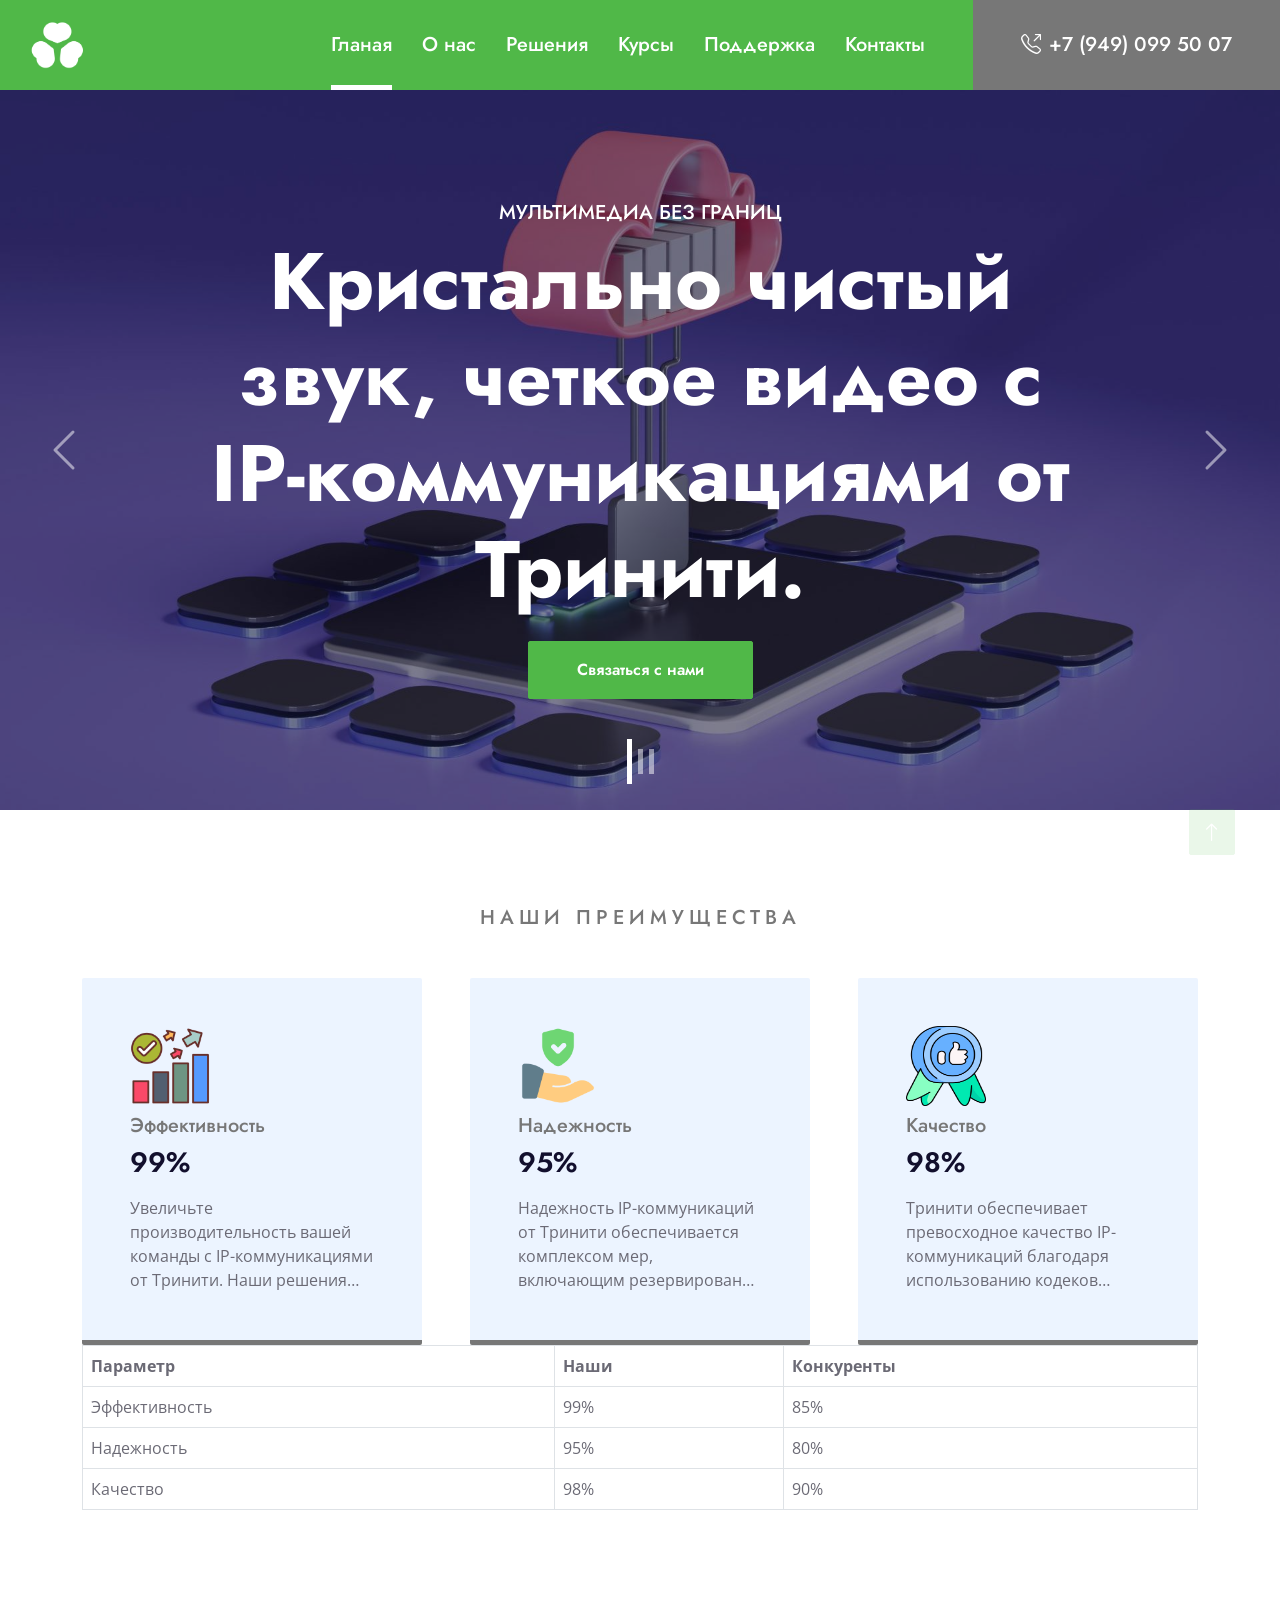
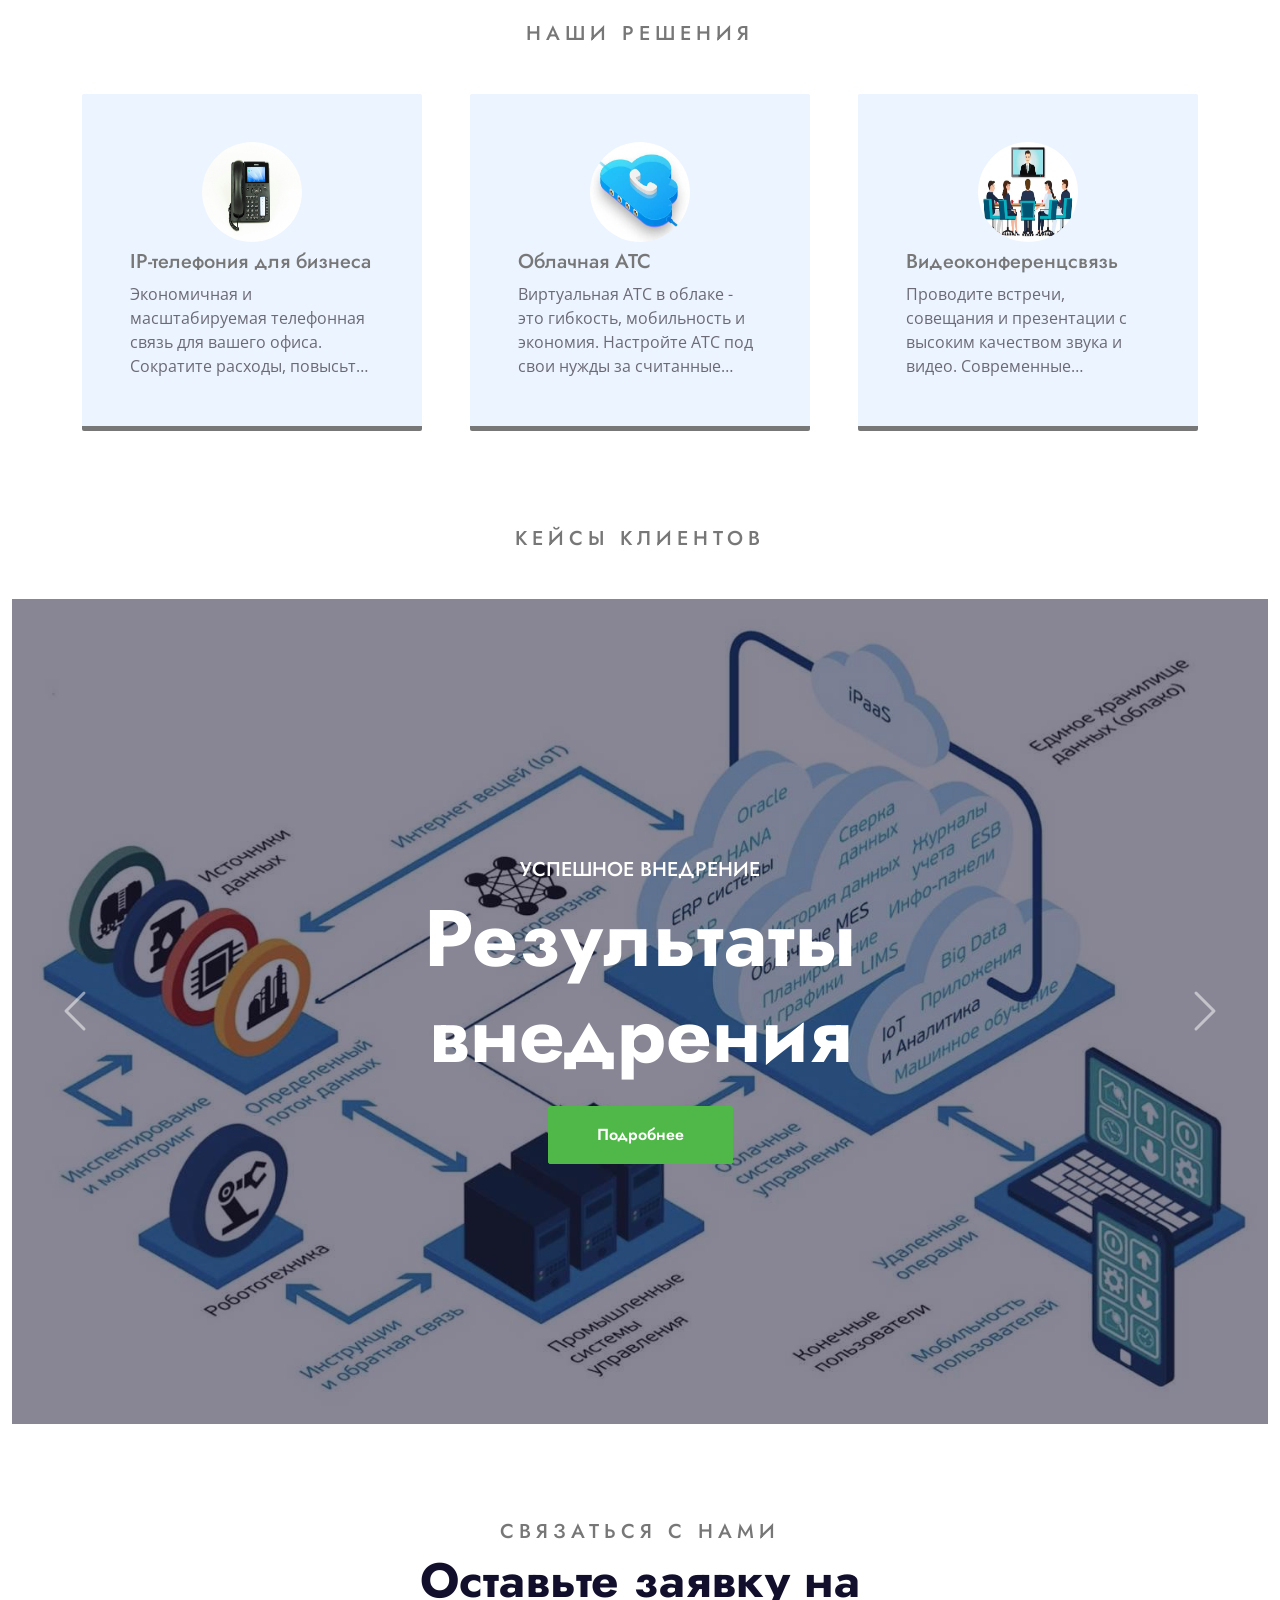
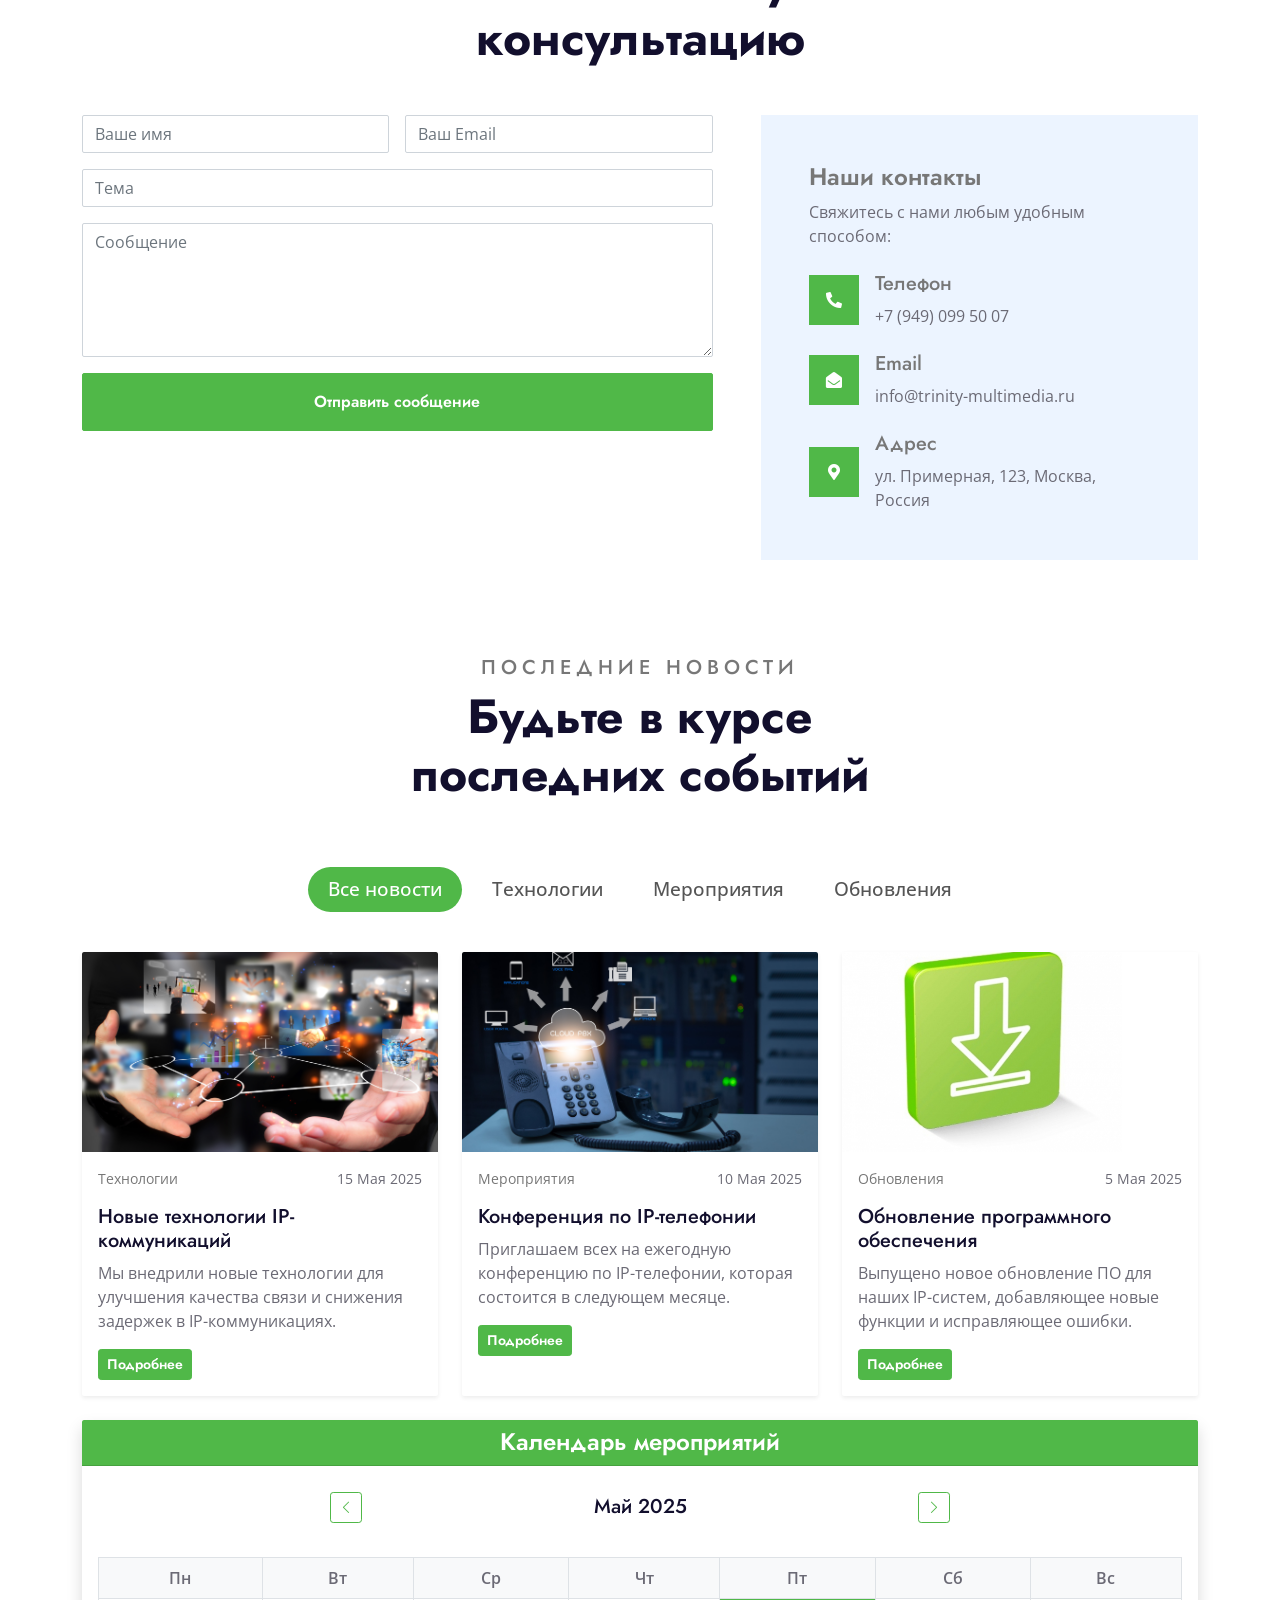
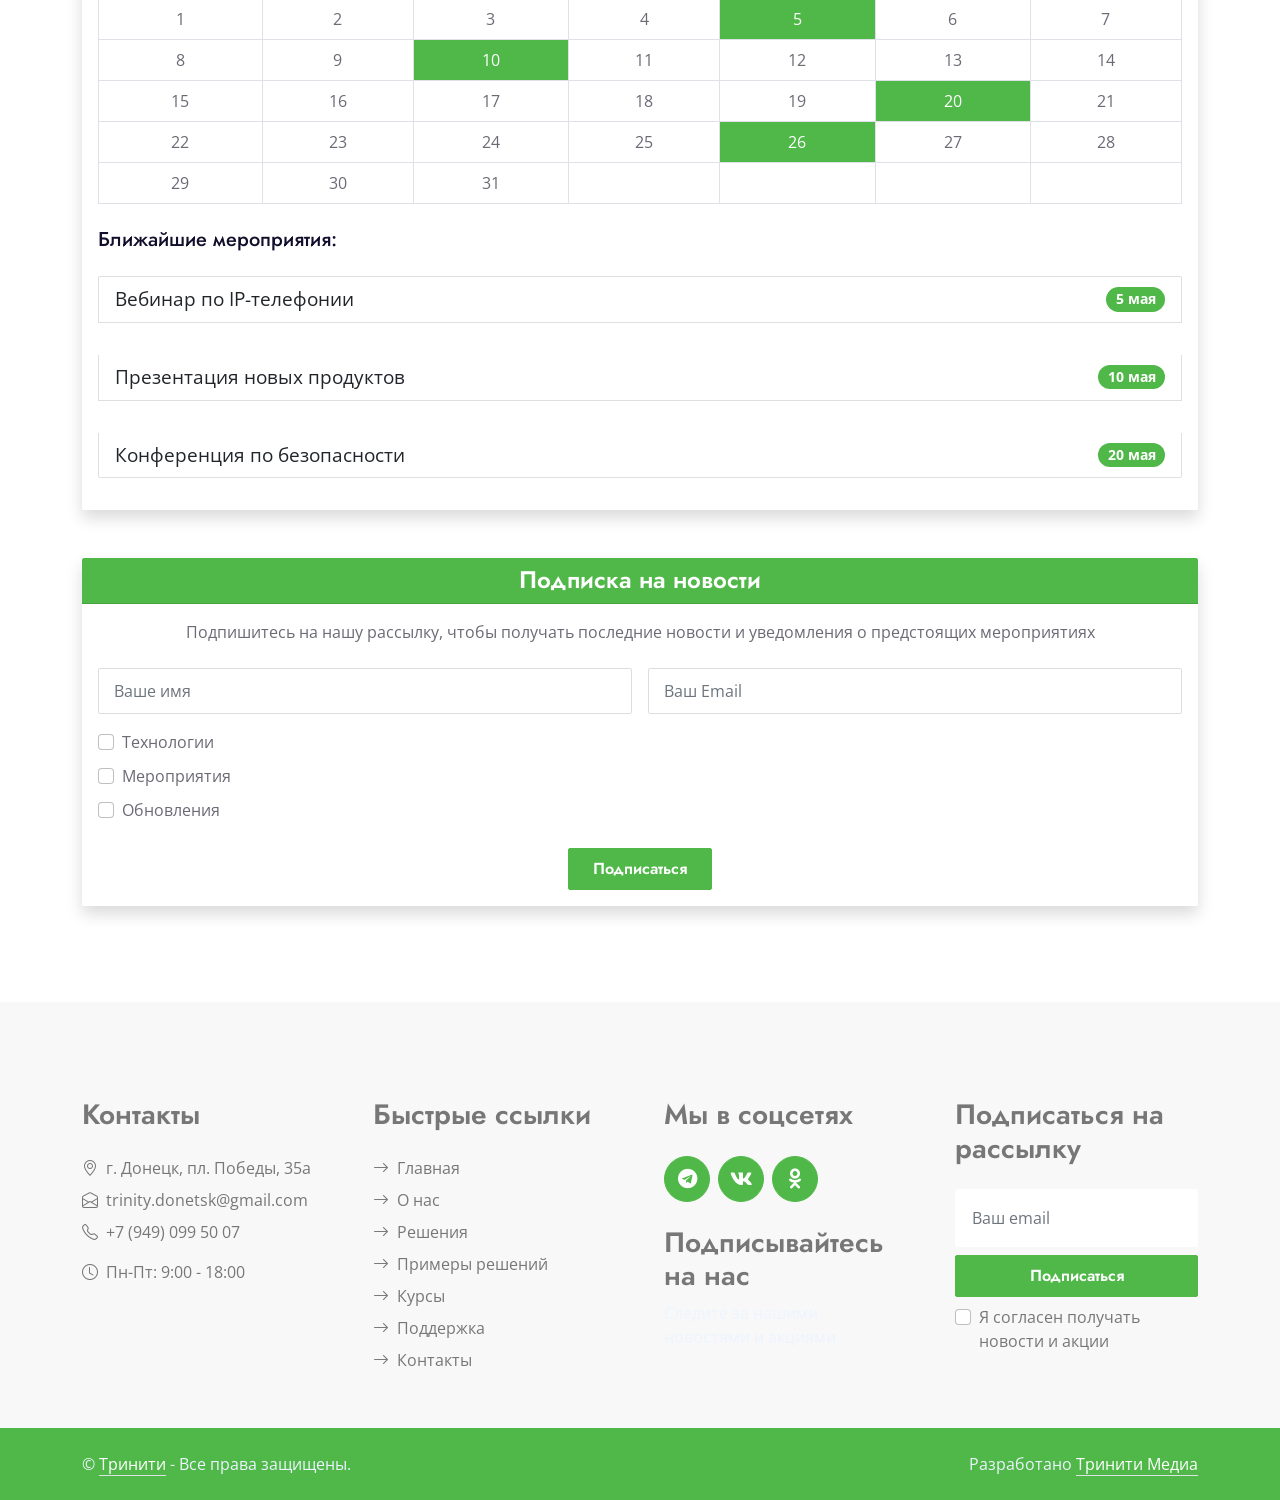
<file: index.html>
<!DOCTYPE html>
<html lang="en">

<head>
    <meta charset="utf-8">
    <title>Trinity's multimedia</title>
    <meta content="width=device-width, initial-scale=1.0" name="viewport">
    <meta content="Free HTML Templates" name="keywords">
    <meta content="Free HTML Templates" name="description">

    <!-- Favicon -->
    <link href="img/favicon.ico" rel="icon">

    <!-- Google Web Fonts -->
    <link rel="preconnect" href="https://fonts.gstatic.com">
    <link href="https://fonts.googleapis.com/css2?family=Jost:wght@500;600;700&family=Open+Sans:wght@400;600&display=swap" rel="stylesheet"> 

    <!-- Icon Font Stylesheet -->
    <link href="https://cdnjs.cloudflare.com/ajax/libs/font-awesome/5.10.0/css/all.min.css" rel="stylesheet">
    <link href="https://cdn.jsdelivr.net/npm/bootstrap-icons@1.4.1/font/bootstrap-icons.css" rel="stylesheet">
    <link href="lib/flaticon/font/flaticon.css" rel="stylesheet">

    <!-- Libraries Stylesheet -->
    <link href="lib/owlcarousel/assets/owl.carousel.min.css" rel="stylesheet">
    <link href="lib/animate/animate.min.css" rel="stylesheet">

    <!-- Customized Bootstrap Stylesheet -->
    <link href="css/bootstrap.min.css" rel="stylesheet">

    <!-- Template Stylesheet -->
    <link href="css/style.css" rel="stylesheet">
    <link href="css/quizStyle.css" rel="stylesheet">
    <link href="css/news-styles.css" rel="stylesheet">
    
    <!-- Custom Scripts -->
    <script src="js/news-calendar.js" defer></script>
    <script src="https://cdn.jsdelivr.net/npm/bootstrap@5.0.0/dist/js/bootstrap.bundle.min.js"></script>
    <script src="lib/wow/wow.min.js"></script>
    <script src="lib/easing/easing.min.js"></script>
    <script src="lib/waypoints/waypoints.min.js"></script>
    <script src="lib/owlcarousel/owl.carousel.min.js"></script>
    <script src="js/main.js"></script>
    <script>
        document.querySelectorAll('a[href^="#"]').forEach(anchor => {
            anchor.addEventListener('click', function (e) {
                e.preventDefault();
                document.querySelector(this.getAttribute('href')).scrollIntoView({
                    behavior: 'smooth'
                });
            });
        });
    </script>
</head>

<body>
    <!-- Navbar Start -->
    <nav class="navbar navbar-expand-lg bg-white navbar-light shadow-sm py-3 py-lg-0 px-3 px-lg-0" style="background-color: darkcyan;">
        <img src="img/trinity-logo.png" class="logo-img" alt="">
        <button class="navbar-toggler" type="button" data-bs-toggle="collapse" data-bs-target="#navbarCollapse">
            <span class="navbar-toggler-icon"></span>
        </button>
        <div class="collapse navbar-collapse" id="navbarCollapse">
            <div class="navbar-nav ms-auto py-0">
                <a href="index.html" class="nav-item nav-link active">Гланая</a>
                <a href="about.html" class="nav-item nav-link">О нас</a>
                <a href="solutions.html" class="nav-item nav-link">Решения</a>
                <a href="traning.html" class="nav-item nav-link">Курсы</a>
                <a href="support.html" class="nav-item nav-link">Поддержка</a>
                <a href="contact.html" class="nav-item nav-link">Контакты</a>
                <a href="tel:+123456789" class="nav-item nav-link nav-contact bg-secondary text-white px-5 ms-lg-5"><i class="bi bi-telephone-outbound me-2"></i>+7 (949) 099 50 07</a>
            </div>
        </div>
    </nav>
    <!-- Navbar End -->

    <!-- Carousel Start -->
    <div class="container-fluid p-0 mb-5">
        <div id="header-carousel" class="carousel slide carousel-fade" data-bs-ride="carousel">
            <div class="carousel-indicators">
                <button type="button" data-bs-target="#header-carousel" data-bs-slide-to="0" class="active" aria-current="true" aria-label="Slide 1"></button>
                <button type="button" data-bs-target="#header-carousel" data-bs-slide-to="1" aria-label="Slide 2"></button>
                <button type="button" data-bs-target="#header-carousel" data-bs-slide-to="2" aria-label="Slide 3"></button>
              </div>
            <div class="carousel-inner">
                <div class="carousel-item active">
                    <img class="w-100" src="img/carusel-1.jpg" alt="Image">
                    <div class="carousel-caption d-flex flex-column align-items-center justify-content-center">
                        <div class="p-3" style="max-width: 900px;">
                            <h5 class="text-white text-uppercase animated bounceInDown">Мультимедиа без границ</h5>
                            <h1 class="display-1 text-white mb-md-4 animated zoomIn">Кристально чистый звук, четкое видео с IP-коммуникациями от Тринити.</h1>
                            <a href="#contact" class="btn btn-secondary py-md-3 px-md-5 animated slideInRight">Связаться с нами</a>
                        </div>
                    </div>
                </div>
                <div class="carousel-item">
                    <img class="w-100" src="img/carusel-2.jpg" alt="Image">
                    <div class="carousel-caption d-flex flex-column align-items-center justify-content-center">
                        <div class="p-3" style="max-width: 900px;">
                            <h5 class="text-white text-uppercase animated bounceInDown">IP-коммуникации для вашего бизнеса</h5>
                            <h1 class="display-1 text-white mb-md-4 animated zoomIn">Снизьте расходы и укрепите связь с клиентами</h1>
                            <a href="#contact" class="btn btn-secondary py-md-3 px-md-5 animated slideInRight">Связаться с нами</a>
                        </div>
                    </div>
                </div>
                <div class="carousel-item">
                    <img class="w-100" src="img/carusel-3.jpg" alt="Image">
                    <div class="carousel-caption d-flex flex-column align-items-center justify-content-center">
                        <div class="p-3" style="max-width: 900px;">
                            <h5 class="text-white text-uppercase animated bounceInDown">Будущее мультимедийных коммуникаций</h5>
                            <h1 class="display-1 text-white mb-md-4 animated zoomIn">Откройте для себя новые возможности связи с передовыми решениями</h1>
                            <a href="#contact" class="btn btn-secondary py-md-3 px-md-5 animated slideInRight">Связаться с нами</a>
                        </div>
                    </div>
                </div>
            </div>
            <button class="carousel-control-prev" type="button" data-bs-target="#header-carousel"
                data-bs-slide="prev">
                <span class="carousel-control-prev-icon" aria-hidden="true"></span>
                <span class="visually-hidden">Previous</span>
            </button>
            <button class="carousel-control-next" type="button" data-bs-target="#header-carousel"
                data-bs-slide="next">
                <span class="carousel-control-next-icon" aria-hidden="true"></span>
                <span class="visually-hidden">Next</span>
            </button>
        </div>
    </div>
    <!-- Carousel End -->

    <!-- start advantages -->
    <section id="advantages">
        <div class="container-fluid py-5 wow fadeInUp" data-wow-delay="0.1s">
            <div class="container">
                <div class="text-center mx-auto mb-5" style="max-width: 600px;">
                    <h5 class="text-primary text-uppercase" style="letter-spacing: 5px;">Наши преимущества</h5>
                </div>
                <div class="row g-5">
                    <div class="col-lg-4 col-md-6 wow zoomIn" data-wow-delay="0.3s">
                        <div class="advantage-item bg-light border-bottom border-5 border-primary rounded">
                            <div class="position-relative p-5">
                                <img src="img/icon-1.png" style="width: 80px; height: 80px;" alt="">
                                <h5 class="text-primary mb-2 mt-2">Эффективность</h5>
                                <h3 class="mb-3">99%</h3>
                                <p class="truncate">Увеличьте производительность вашей команды с IP-коммуникациями от Тринити. Наши решения предоставляют широкий набор инструментов для совместной работы</p>
                            </div>
                        </div>
                    </div>
                    <div class="col-lg-4 col-md-6 wow zoomIn" data-wow-delay="0.6s">
                        <div class="advantage-item bg-light border-bottom border-5 border-primary rounded">
                            <div class="position-relative p-5">
                                <img src="img/icon-2.png" style="width: 80px; height: 80px;" alt="">
                                <h5 class="text-primary mb-2 mt-2">Надежность</h5>
                                <h3 class="mb-3">95%</h3>
                                <p class="truncate">Надежность IP-коммуникаций от Тринити обеспечивается комплексом мер, включающим резервирование оборудования, мониторинг в режиме 24/7</p>
                            </div>
                        </div>
                    </div>
                    <div class="col-lg-4 col-md-6 wow zoomIn" data-wow-delay="0.9s">
                        <div class="advantage-item bg-light border-bottom border-5 border-primary rounded">
                            <div class="position-relative p-5">
                                <img src="img/icon-3.png" style="width: 80px; height: 80px;" alt="">
                                <h5 class="text-primary mb-2 mt-2">Качество</h5>
                                <h3 class="mb-3">98%</h3>
                                <p class="truncate">Тринити обеспечивает превосходное качество IP-коммуникаций благодаря использованию кодеков последнего поколения, оптимизированной сети и интеллектуальным алгоритмам обработки трафика.</p>
                            </div>
                        </div>
                    </div>
                </div>
                <div class="comparison-table">
                    <table class="table table-bordered">
                        <thead>
                            <tr>
                                <th>Параметр</th>
                                <th>Наши</th>
                                <th>Конкуренты</th>
                            </tr>
                        </thead>
                        <tbody>
                            <tr>
                                <td>Эффективность</td>
                                <td>99%</td>
                                <td>85%</td>
                            </tr>
                            <tr>
                                <td>Надежность</td>
                                <td>95%</td>
                                <td>80%</td>
                            </tr>
                            <tr>
                                <td>Качество</td>
                                <td>98%</td>
                                <td>90%</td>
                            </tr>
                        </tbody>
                    </table>
                </div>
            </div>
        </div>
    </section>
    <!-- end advantages -->

    <!-- Наши решения Start  -->
    <section id="solutions">
        <div class="container-fluid py-5 wow fadeInUp" data-wow-delay="0.1s">
            <div class="container">
                <div class="text-center mx-auto mb-5" style="max-width: 600px;">
                    <h5 class="text-primary text-uppercase" style="letter-spacing: 5px;">Наши решения</h5>
                </div>
                <div class="row g-5">
                    <div class="col-lg-4 col-md-6 wow zoomIn" data-wow-delay="0.3s">
                        <div class="solution-item bg-light border-bottom border-5 border-primary rounded">
                            <div class="position-relative p-5">
                                <img src="img/solution-1.jpg" style="display: block;border-radius: 50%;width: 100px;height: 100px;margin: 0 auto;" alt="">
                                <h5 class="text-primary mb-2 mt-2">IP-телефония для бизнеса</h5>
                                <p class="truncate">Экономичная и масштабируемая телефонная связь для вашего офиса. Сократите расходы, повысьте эффективность и улучшите качество обслуживания клиенто</p>
                            </div>
                        </div>
                    </div>
                    <div class="col-lg-4 col-md-6 wow zoomIn" data-wow-delay="0.6s">
                        <div class="solution-item bg-light border-bottom border-5 border-primary rounded">
                            <div class="position-relative p-5">
                                <img src="img/solution-2.jpg" style="display: block;border-radius: 50%;width: 100px;height: 100px;margin: 0 auto;" alt="">
                                <h5 class="text-primary mb-2 mt-2">Облачная АТС</h5>
                                <p class="truncate">Виртуальная АТС в облаке - это гибкость, мобильность и экономия. Настройте АТС под свои нужды за считанные минуты.</p>
                            </div>
                        </div>
                    </div>
                    <div class="col-lg-4 col-md-6 wow zoomIn" data-wow-delay="0.9s">
                        <div class="solution-item bg-light border-bottom border-5 border-primary rounded">
                            <div class="position-relative p-5">
                                <img src="img/solution-3.jpg" style="display: block;border-radius: 50%;width: 100px;height: 100px;margin: 0 auto;" alt="">
                                <h5 class="text-primary mb-2 mt-2">Видеоконференцсвязь</h5>
                                <p class="truncate">Проводите встречи, совещания и презентации с высоким качеством звука и видео. Современные инструменты для совместной работы, запись конференций, демонстрация экрана. </p>
                            </div>
                        </div>
                    </div>
                </div>
            </div>
    </section>
    <!-- Наши решения End -->

    <!-- case clients -->
    <section id="client-cases">
        <div class="container-fluid py-5 wow fadeInUp" data-wow-delay="0.1s">
            <div class="">
                <div class="text-center mx-auto mb-5" style="max-width: 600px;">
                    <h5 class="text-primary text-uppercase" style="letter-spacing: 5px;">Кейсы клиентов</h5>
                </div>
                <div id="client-carousel" class="carousel slide" data-bs-ride="carousel">
                    <div class="carousel-inner">
                        <div class="carousel-item active">
                            <img class="w-100" src="img/client-case-1.jpeg" alt="Client Case">
                            <div class="carousel-caption d-flex flex-column align-items-center justify-content-center">
                                <div class="p-3" style="max-width: 900px;">
                                    <h5 class="text-white text-uppercase animated bounceInDown">Успешное внедрение</h5>
                                    <h1 class="display-1 text-white mb-md-4 animated zoomIn">Результаты внедрения</h1>
                                    <a href="#" class="btn btn-secondary py-md-3 px-md-5 animated slideInRight">Подробнее</a>
                                </div>
                            </div>
                        </div>
                        <div class="carousel-item">
                            <img class="w-100" src="img/client-case-2.jpg" alt="Client Case">
                            <div class="carousel-caption d-flex flex-column align-items-center justify-content-center">
                                <div class="p-3" style="max-width: 900px;">
                                    <h5 class="text-white text-uppercase animated bounceInDown">Улучшение качества</h5>
                                    <h1 class="display-1 text-white mb-md-4 animated zoomIn">Улучшение звонков и видео</h1>
                                    <a href="#" class="btn btn-secondary py-md-3 px-md-5 animated slideInRight">Подробнее</a>
                                </div>
                            </div>
                        </div>
                        <div class="carousel-item">
                            <img class="w-100" src="img/client-case-2.png" alt="Client Case">
                            <div class="carousel-caption d-flex flex-column align-items-center justify-content-center">
                                <div class="p-3" style="max-width: 900px;">
                                    <h5 class="text-white text-uppercase animated bounceInDown">Увеличение эффективности</h5>
                                    <h1 class="display-1 text-white mb-md-4 animated zoomIn">Увеличение эффективности</h1>
                                    <a href="#" class="btn btn-secondary py-md-3 px-md-5 animated slideInRight">Подробнее</a>
                                </div>
                            </div>
                        </div>
                    </div>
                    <button class="carousel-control-prev" type="button" data-bs-target="#client-carousel" data-bs-slide="prev">
                        <span class="carousel-control-prev-icon" aria-hidden="true"></span>
                        <span class="visually-hidden">Previous</span>
                    </button>
                    <button class="carousel-control-next" type="button" data-bs-target="#client-carousel" data-bs-slide="next">
                        <span class="carousel-control-next-icon" aria-hidden="true"></span>
                        <span class="visually-hidden">Next</span>
                    </button>
                </div>
            </div>
        </div>
    </section>
    <!-- case clients end -->

    <!-- Contact Form Start -->
    <section id="contact" class="container-fluid py-5 wow fadeInUp" data-wow-delay="0.1s">
        <div class="container">
            <div class="text-center mx-auto mb-5" style="max-width: 600px;">
                <h5 class="text-primary text-uppercase" style="letter-spacing: 5px;">СВЯЗАТЬСЯ С НАМИ</h5>
                <h1 class="display-5 mb-0">Оставьте заявку на консультацию</h1>
            </div>
            <div class="row g-5">
                <div class="col-lg-7">
                    <form>
                        <div class="row g-3">
                            <div class="col-md-6">
                                <input type="text" class="form-control" placeholder="Ваше имя" required>
                            </div>
                            <div class="col-md-6">
                                <input type="email" class="form-control" placeholder="Ваш Email" required>
                            </div>
                            <div class="col-12">
                                <input type="text" class="form-control" placeholder="Тема" required>
                            </div>
                            <div class="col-12">
                                <textarea class="form-control" rows="5" placeholder="Сообщение" required></textarea>
                            </div>
                            <div class="col-12">
                                <button class="btn btn-primary w-100 py-3" type="submit">Отправить сообщение</button>
                            </div>
                        </div>
                    </form>
                </div>
                <div class="col-lg-5">
                    <div class="bg-light p-5 wow slideInUp" data-wow-delay="0.1s">
                        <h4 class="text-primary">Наши контакты</h4>
                        <p class="mb-4">Свяжитесь с нами любым удобным способом:</p>
                        <div class="d-flex align-items-center mb-4">
                            <div class="d-flex align-items-center justify-content-center flex-shrink-0 bg-primary" style="width: 50px; height: 50px;">
                                <i class="fa fa-phone-alt text-white"></i>
                            </div>
                            <div class="ms-3">
                                <h5 class="text-primary">Телефон</h5>
                                <p class="mb-0">+7 (949) 099 50 07</p>
                            </div>
                        </div>
                        <div class="d-flex align-items-center mb-4">
                            <div class="d-flex align-items-center justify-content-center flex-shrink-0 bg-primary" style="width: 50px; height: 50px;">
                                <i class="fa fa-envelope-open text-white"></i>
                            </div>
                            <div class="ms-3">
                                <h5 class="text-primary">Email</h5>
                                <p class="mb-0">info@trinity-multimedia.ru</p>
                            </div>
                        </div>
                        <div class="d-flex align-items-center">
                            <div class="d-flex align-items-center justify-content-center flex-shrink-0 bg-primary" style="width: 50px; height: 50px;">
                                <i class="fa fa-map-marker-alt text-white"></i>
                            </div>
                            <div class="ms-3">
                                <h5 class="text-primary">Адрес</h5>
                                <p class="mb-0">ул. Примерная, 123, Москва, Россия</p>
                            </div>
                        </div>
                    </div>
                </div>
            </div>
        </div>
    </section>
    <!-- Contact Form End -->

    <!-- Latest News Start -->
    <section id="latest-news">
        <div class="container-fluid py-5 wow fadeInUp" data-wow-delay="0.1s">
            <div class="container">
                <div class="text-center mx-auto mb-5" style="max-width: 600px;">
                    <h5 class="text-primary text-uppercase" style="letter-spacing: 5px;">ПОСЛЕДНИЕ НОВОСТИ</h5>
                    <h1 class="display-5 mb-0">Будьте в курсе последних событий</h1>
                </div>
                
                <!-- News Categories Filter -->
                <div class="row mb-4">
                    <div class="col-12">
                        <ul class="nav nav-pills d-flex justify-content-center mb-4">
                            <li class="nav-item">
                                <a class="nav-link active" data-bs-toggle="pill" href="#tab-1">Все новости</a>
                            </li>
                            <li class="nav-item">
                                <a class="nav-link" data-bs-toggle="pill" href="#tab-2">Технологии</a>
                            </li>
                            <li class="nav-item">
                                <a class="nav-link" data-bs-toggle="pill" href="#tab-3">Мероприятия</a>
                            </li>
                            <li class="nav-item">
                                <a class="nav-link" data-bs-toggle="pill" href="#tab-4">Обновления</a>
                            </li>
                        </ul>
                        
                        <div class="tab-content">
                            <div id="tab-1" class="tab-pane fade show active">
                                <div class="row g-4">
                                    <div class="col-md-6 col-lg-4">
                                        <div class="card h-100 shadow-sm">
                                            <img src="img/news-1.jpg" class="card-img-top" alt="Новость 1">
                                            <div class="card-body">
                                                <div class="d-flex justify-content-between mb-3">
                                                    <small class="text-primary">Технологии</small>
                                                    <small>15 Мая 2025</small>
                                                </div>
                                                <h5 class="card-title">Новые технологии IP-коммуникаций</h5>
                                                <p class="card-text">Мы внедрили новые технологии для улучшения качества связи и снижения задержек в IP-коммуникациях.</p>
                                                <a href="#" class="btn btn-sm btn-primary">Подробнее</a>
                                            </div>
                                        </div>
                                    </div>
                                    <div class="col-md-6 col-lg-4">
                                        <div class="card h-100 shadow-sm">
                                            <img src="img/news-2.jpeg" class="card-img-top" alt="Новость 2">
                                            <div class="card-body">
                                                <div class="d-flex justify-content-between mb-3">
                                                    <small class="text-primary">Мероприятия</small>
                                                    <small>10 Мая 2025</small>
                                                </div>
                                                <h5 class="card-title">Конференция по IP-телефонии</h5>
                                                <p class="card-text">Приглашаем всех на ежегодную конференцию по IP-телефонии, которая состоится в следующем месяце.</p>
                                                <a href="#" class="btn btn-sm btn-primary">Подробнее</a>
                                            </div>
                                        </div>
                                    </div>
                                    <div class="col-md-6 col-lg-4">
                                        <div class="card h-100 shadow-sm">
                                            <img src="img/news-3.jpg" style="width: 280px;" class="card-img-top" alt="Новость 3">
                                            <div class="card-body">
                                                <div class="d-flex justify-content-between mb-3">
                                                    <small class="text-primary">Обновления</small>
                                                    <small>5 Мая 2025</small>
                                                </div>
                                                <h5 class="card-title">Обновление программного обеспечения</h5>
                                                <p class="card-text">Выпущено новое обновление ПО для наших IP-систем, добавляющее новые функции и исправляющее ошибки.</p>
                                                <a href="#" class="btn btn-sm btn-primary">Подробнее</a>
                                            </div>
                                        </div>
                                    </div>
                                </div>
                            </div>
                            <div id="tab-2" class="tab-pane fade">
                                <div class="row g-4">
                                    <div class="col-md-6 col-lg-4">
                                        <div class="card h-100 shadow-sm">
                                            <img src="img/news-1.jpg" class="card-img-top" alt="Технологии 1">
                                            <div class="card-body">
                                                <div class="d-flex justify-content-between mb-3">
                                                    <small class="text-primary">Технологии</small>
                                                    <small>15 Мая 2025</small>
                                                </div>
                                                <h5 class="card-title">Новые технологии IP-коммуникаций</h5>
                                                <p class="card-text">Мы внедрили новые технологии для улучшения качества связи и снижения задержек в IP-коммуникациях.</p>
                                                <a href="#" class="btn btn-sm btn-primary">Подробнее</a>
                                            </div>
                                        </div>
                                    </div>
                                    <div class="col-md-6 col-lg-4">
                                        <div class="card h-100 shadow-sm">
                                            <img src="img/news-4.jpg" class="card-img-top" alt="Технологии 2">
                                            <div class="card-body">
                                                <div class="d-flex justify-content-between mb-3">
                                                    <small class="text-primary">Технологии</small>
                                                    <small>1 Мая 2025</small>
                                                </div>
                                                <h5 class="card-title">Инновации в IP-видеонаблюдении</h5>
                                                <p class="card-text">Представляем новые камеры с улучшенным ночным видением и распознаванием лиц.</p>
                                                <a href="#" class="btn btn-sm btn-primary">Подробнее</a>
                                            </div>
                                        </div>
                                    </div>
                                </div>
                            </div>
                            <div id="tab-3" class="tab-pane fade">
                                <div class="row g-4">
                                    <div class="col-md-6 col-lg-4">
                                        <div class="card h-100 shadow-sm">
                                            <img src="img/news-2.jpeg" class="card-img-top" alt="Мероприятие 1">
                                            <div class="card-body">
                                                <div class="d-flex justify-content-between mb-3">
                                                    <small class="text-primary">Мероприятия</small>
                                                    <small>10 Мая 2025</small>
                                                </div>
                                                <h5 class="card-title">Конференция по IP-телефонии</h5>
                                                <p class="card-text">Приглашаем всех на ежегодную конференцию по IP-телефонии, которая состоится в следующем месяце.</p>
                                                <a href="#" class="btn btn-sm btn-primary">Подробнее</a>
                                            </div>
                                        </div>
                                    </div>
                                    <div class="col-md-6 col-lg-4">
                                        <div class="card h-100 shadow-sm">
                                            <img src="img/news-7.webp" class="card-img-top" alt="Мероприятие 2">
                                            <div class="card-body">
                                                <div class="d-flex justify-content-between mb-3">
                                                    <small class="text-primary">Мероприятия</small>
                                                    <small>25 Апреля 2025</small>
                                                </div>
                                                <h5 class="card-title">Вебинар по настройке IP-АТС</h5>
                                                <p class="card-text">Бесплатный онлайн-вебинар по настройке и оптимизации работы IP-АТС для бизнеса.</p>
                                                <a href="#" class="btn btn-sm btn-primary">Подробнее</a>
                                            </div>
                                        </div>
                                    </div>
                                </div>
                            </div>
                            <div id="tab-4" class="tab-pane fade">
                                <div class="row g-4">
                                    <div class="col-md-6 col-lg-4">
                                        <div class="card h-100 shadow-sm">
                                            <img src="img/news-3.jpg" class="card-img-top" alt="Обновление 1">
                                            <div class="card-body">
                                                <div class="d-flex justify-content-between mb-3">
                                                    <small class="text-primary">Обновления</small>
                                                    <small>5 Мая 2025</small>
                                                </div>
                                                <h5 class="card-title">Обновление программного обеспечения</h5>
                                                <p class="card-text">Выпущено новое обновление ПО для наших IP-систем, добавляющее новые функции и исправляющее ошибки.</p>
                                                <a href="#" class="btn btn-sm btn-primary">Подробнее</a>
                                            </div>
                                        </div>
                                    </div>
                                    <div class="col-md-6 col-lg-4">
                                        <div class="card h-100 shadow-sm">
                                            <img src="img/news-5.webp" class="card-img-top" alt="Обновление 2">
                                            <div class="card-body">
                                                <div class="d-flex justify-content-between mb-3">
                                                    <small class="text-primary">Обновления</small>
                                                    <small>20 Апреля 2025</small>
                                                </div>
                                                <h5 class="card-title">Новая версия мобильного приложения</h5>
                                                <p class="card-text">Доступна новая версия нашего мобильного приложения с улучшенным интерфейсом и новыми функциями.</p>
                                                <a href="#" class="btn btn-sm btn-primary">Подробнее</a>
                                            </div>
                                        </div>
                                    </div>
                                </div>
                            </div>
                        </div>
                    </div>
                </div>
                
                <!-- Events Calendar -->
                <div class="row mb-5">
                    <div class="col-lg-12 mx-auto">
                        <div class="card shadow">
                            <div class="card-header bg-primary text-white">
                                <h4 class="mb-0 text-center" style="color: #fff;">Календарь мероприятий</h4>
                            </div>
                            <div class="card-body">
                                <div class="calendar-container">
                                    <div class="calendar-header d-flex justify-content-between align-items-center mb-4">
                                        <button class="btn btn-sm btn-outline-primary" id="prev-month"><i class="bi bi-chevron-left"></i></button>
                                        <h5 class="mb-0" id="current-month">Май 2025</h5>
                                        <button class="btn btn-sm btn-outline-primary" id="next-month"><i class="bi bi-chevron-right"></i></button>
                                    </div>
                                    <table class="table table-bordered text-center">
                                        <thead>
                                            <tr>
                                                <th>Пн</th>
                                                <th>Вт</th>
                                                <th>Ср</th>
                                                <th>Чт</th>
                                                <th>Пт</th>
                                                <th>Сб</th>
                                                <th>Вс</th>
                                            </tr>
                                        </thead>
                                        <tbody id="calendar-body">
                                            <tr>
                                                <td>1</td>
                                                <td>2</td>
                                                <td>3</td>
                                                <td>4</td>
                                                <td class="bg-primary text-white" data-bs-toggle="tooltip" title="Вебинар по IP-телефонии">5</td>
                                                <td>6</td>
                                                <td>7</td>
                                            </tr>
                                            <tr>
                                                <td>8</td>
                                                <td>9</td>
                                                <td class="bg-primary text-white" data-bs-toggle="tooltip" title="Презентация новых продуктов">10</td>
                                                <td>11</td>
                                                <td>12</td>
                                                <td>13</td>
                                                <td>14</td>
                                            </tr>
                                            <tr>
                                                <td>15</td>
                                                <td>16</td>
                                                <td>17</td>
                                                <td>18</td>
                                                <td>19</td>
                                                <td class="bg-primary text-white" data-bs-toggle="tooltip" title="Конференция по безопасности">20</td>
                                                <td>21</td>
                                            </tr>
                                            <tr>
                                                <td>22</td>
                                                <td>23</td>
                                                <td>24</td>
                                                <td>25</td>
                                                <td class="bg-primary text-white" data-bs-toggle="tooltip" title="Тренинг для партнеров">26</td>
                                                <td>27</td>
                                                <td>28</td>
                                            </tr>
                                            <tr>
                                                <td>29</td>
                                                <td>30</td>
                                                <td>31</td>
                                                <td></td>
                                                <td></td>
                                                <td></td>
                                                <td></td>
                                            </tr>
                                        </tbody>
                                    </table>
                                </div>
                                <div class="upcoming-events mt-4">
                                    <h5>Ближайшие мероприятия:</h5>
                                    <ul class="list-group">
                                        <li class="list-group-item d-flex justify-content-between align-items-center">
                                            Вебинар по IP-телефонии
                                            <span class="badge bg-primary rounded-pill">5 мая</span>
                                        </li>
                                        <li class="list-group-item d-flex justify-content-between align-items-center">
                                            Презентация новых продуктов
                                            <span class="badge bg-primary rounded-pill">10 мая</span>
                                        </li>
                                        <li class="list-group-item d-flex justify-content-between align-items-center">
                                            Конференция по безопасности
                                            <span class="badge bg-primary rounded-pill">20 мая</span>
                                        </li>
                                    </ul>
                                </div>
                            </div>
                        </div>
                    </div>
                </div>
                
                <!-- Newsletter Subscription -->
                <div class="row">
                    <div class="col-lg-12 mx-auto">
                        <div class="card shadow">
                            <div class="card-header bg-primary text-white text-center">
                                <h4 class="mb-0" style="color: #fff;">Подписка на новости</h4>
                            </div>
                            <div class="card-body">
                                <p class="text-center mb-4">Подпишитесь на нашу рассылку, чтобы получать последние новости и уведомления о предстоящих мероприятиях</p>
                                <form>
                                    <div class="row g-3">
                                        <div class="col-md-6">
                                            <input type="text" class="form-control" placeholder="Ваше имя" required>
                                        </div>
                                        <div class="col-md-6">
                                            <input type="email" class="form-control" placeholder="Ваш Email" required>
                                        </div>
                                        <div class="col-12">
                                            <div class="form-check">
                                                <input class="form-check-input" type="checkbox" value="" id="news-tech">
                                                <label class="form-check-label" for="news-tech">
                                                    Технологии
                                                </label>
                                            </div>
                                            <div class="form-check">
                                                <input class="form-check-input" type="checkbox" value="" id="news-events">
                                                <label class="form-check-label" for="news-events">
                                                    Мероприятия
                                                </label>
                                            </div>
                                            <div class="form-check">
                                                <input class="form-check-input" type="checkbox" value="" id="news-updates">
                                                <label class="form-check-label" for="news-updates">
                                                    Обновления
                                                </label>
                                            </div>
                                        </div>
                                        <div class="col-12 text-center">
                                            <button type="submit" class="btn btn-primary px-4 py-2">Подписаться</button>
                                        </div>
                                    </div>
                                </form>
                            </div>
                        </div>
                    </div>
                </div>
            </div>
        </div>
    </section>
    <!-- Latest News End -->

    <!-- Footer Start -->
    <section id="footer">
        <div class="container-fluid bg-dark text-light mt-5 py-5 wow fadeInUp" data-wow-delay="0.1s">
            <div class="container pt-5">
                <div class="row g-5">
                    <div class="col-lg-3 col-md-6 text-primary">
                        <h3 class="text-primary mb-4">Контакты</h3>
                        <p class="mb-2"><i class="bi bi-geo-alt text-primary me-2"></i>г. Донецк, пл. Победы, 35а</p>
                        <p class="mb-2"><i class="bi bi-envelope-open text-primary me-2"></i>trinity.donetsk@gmail.com</p>
                        <p class="mb-0"><i class="bi bi-telephone text-primary me-2"></i>+7 (949) 099 50 07</p>
                        <p class="mt-3"><i class="bi bi-clock text-primary me-2"></i>Пн-Пт: 9:00 - 18:00</p>
                    </div>
                    <div class="col-lg-3 col-md-6 text-primary">
                        <h3 class=" text-primary mb-4">Быстрые ссылки</h3>
                        <div class="d-flex text-primary flex-column">
                            <a class="mb-2 text-primary" href="#"><i class="bi bi-arrow-right text-primary me-2"></i>Главная</a>
                            <a class="mb-2 text-primary" href="#about"><i class="bi bi-arrow-right text-primary me-2"></i>О нас</a>
                            <a class="mb-2 text-primary" href="#services"><i class="bi bi-arrow-right text-primary me-2"></i>Решения</a>
                            <a class="mb-2 text-primary" href="#solutions"><i class="bi bi-arrow-right text-primary me-2"></i>Примеры решений</a>
                            <a class="mb-2 text-primary" href="#contact"><i class="bi bi-arrow-right text-primary me-2"></i>Курсы</a>
                            <a class="mb-2 text-primary" href="#contact"><i class="bi bi-arrow-right text-primary me-2"></i>Поддержка</a>
                            <a class="mb-2 text-primary" href="#contact"><i class="bi bi-arrow-right text-primary me-2"></i>Контакты</a>
                        </div>
                    </div>
                    <div class="col-lg-3 col-md-6">
                        <h3 class="text-primary mb-4">Мы в соцсетях</h3>
                        <div class="d-flex">
                            <a class="btn btn-lg btn-primary btn-lg-square rounded-circle me-2" href="#"><i class="fab fa-telegram fw-normal"></i></a>
                            <a class="btn btn-lg btn-primary btn-lg-square rounded-circle me-2" href="#"><i class="fab fa-vk fw-normal"></i></a>
                            <a class="btn btn-lg btn-primary btn-lg-square rounded-circle me-2" href="#"><i class="fab fa-odnoklassniki fw-normal"></i></a>
                        </div>
                        <h3 class="text-primary mb-2 mt-4">Подписывайтесь на нас</h3>
                        <p class="text-light">Следите за нашими новостями и акциями</p>
                    </div>
                    <div class="col-lg-3 col-md-6 text-primary">
                        <h3 class="text-primary mb-4">Подписаться на рассылку</h3>
                        <form class="mx-auto">
                            <div class="input-group">
                                <input type="email" class="form-control border-white p-3" placeholder="Ваш email">
                            </div>
                            <div class="input-group mt-2">
                                <button class="btn btn-primary px-4 py-2 w-100">Подписаться</button>
                            </div>
                            <div class="form-check mt-2">
                                <input class="form-check-input" type="checkbox" id="newsletter-consent">
                                <label class="form-check-label text-primary" for="newsletter-consent">Я согласен получать новости и акции</label>
                            </div>
                        </form>
                    </div>
                </div>
            </div>
        </div>
        <div class="container-fluid bg-primary text-light py-4">
            <div class="container">
                <div class="row">
                    <div class="col-md-6 text-center text-md-start mb-3 mb-md-0">
                        <p class="mb-0">&copy; <a class="text-white border-bottom" href="#">Тринити</a> - Все права защищены.</p>
                    </div>
                    <div class="col-md-6 text-center text-md-end">
                        <p class="mb-0">Разработано <a class="text-white border-bottom" href="#">Тринити Медиа</a></p>
                    </div>
                </div>
            </div>
        </div>
    </section>
    <!-- Footer End -->

    <!-- Back to Top -->
    <a href="#" class="btn btn-lg btn-secondary btn-lg-square rounded back-to-top"><i class="bi bi-arrow-up"></i></a>


    <!-- JavaScript Libraries -->
    <script src="https://code.jquery.com/jquery-3.4.1.min.js"></script>
    <script src="https://cdn.jsdelivr.net/npm/bootstrap@5.0.0/dist/js/bootstrap.bundle.min.js"></script>
    <script src="lib/wow/wow.min.js"></script>
    <script src="lib/easing/easing.min.js"></script>
    <script src="lib/waypoints/waypoints.min.js"></script>
    <script src="lib/owlcarousel/owl.carousel.min.js"></script>

    <!-- Template Javascript -->
    <script src="js/main.js"></script>
    <script src="js/quizScript.js"></script>
</body>

</html>
</file>
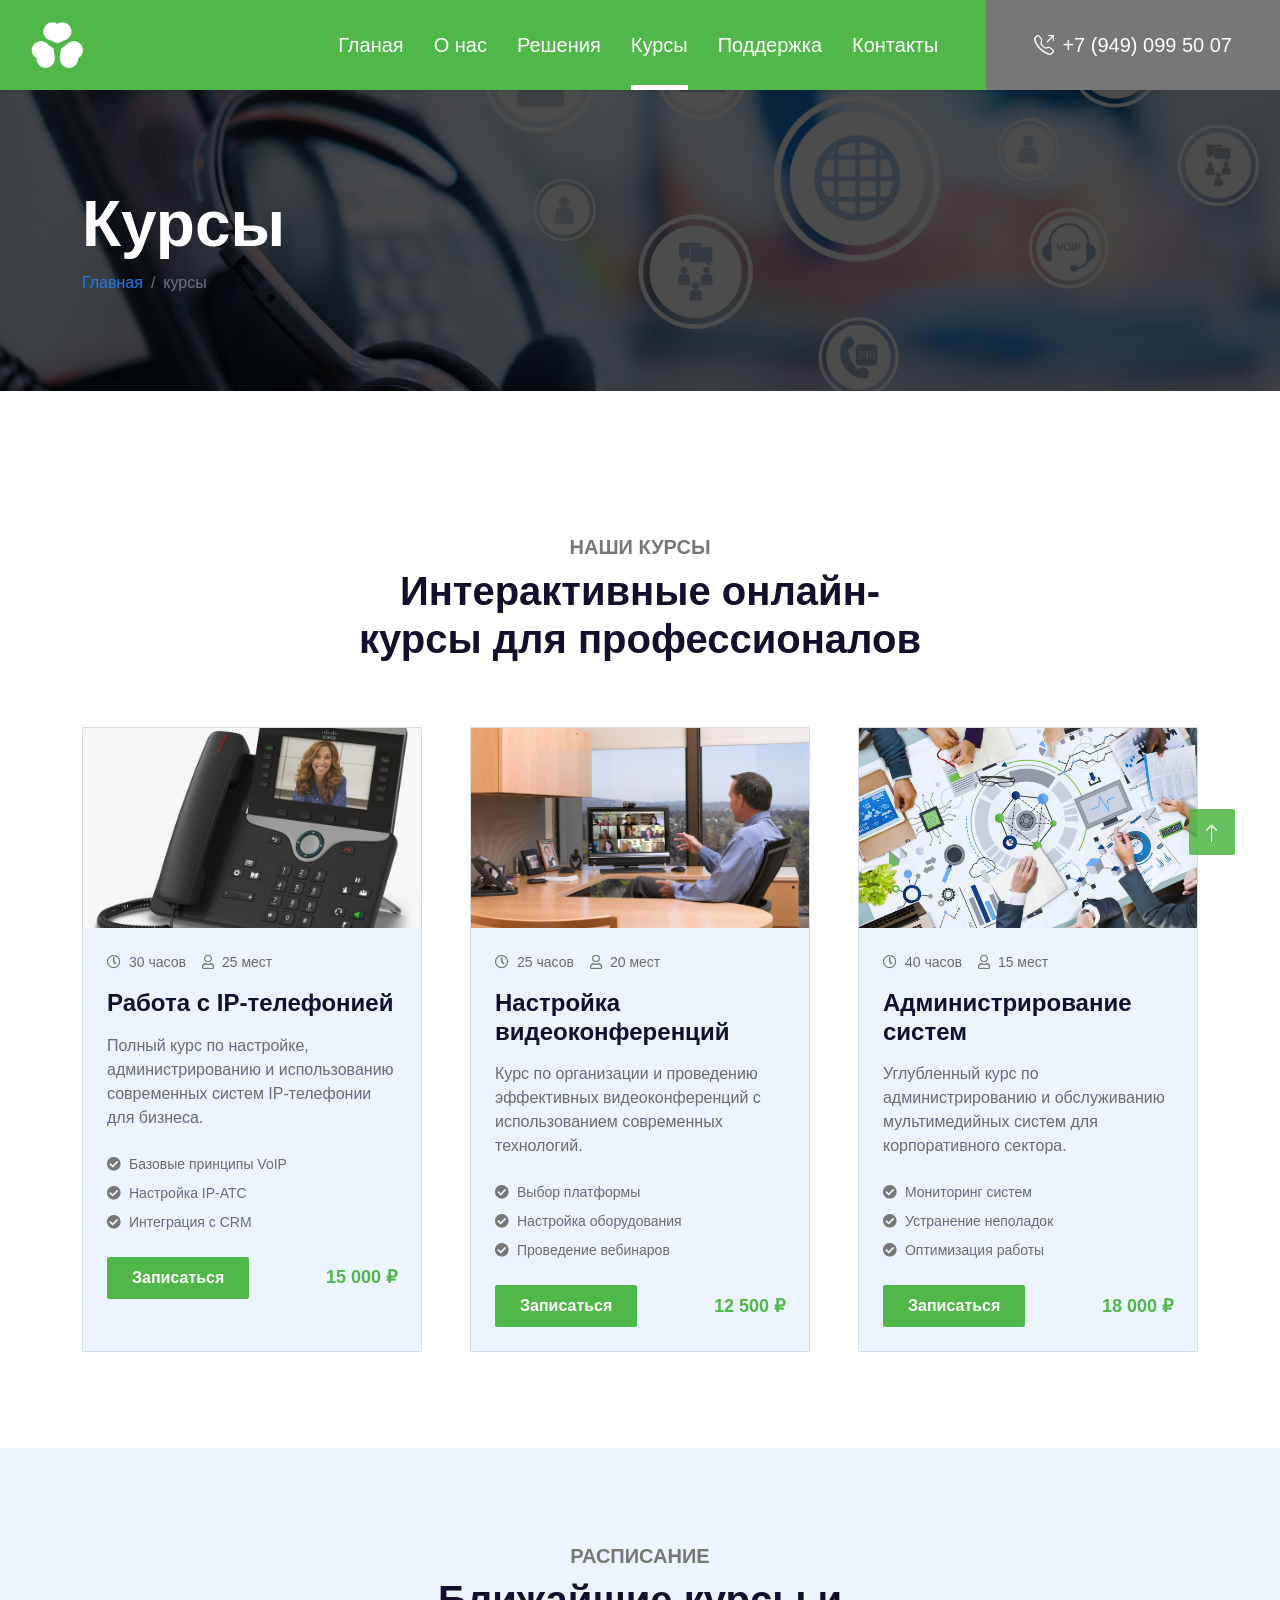
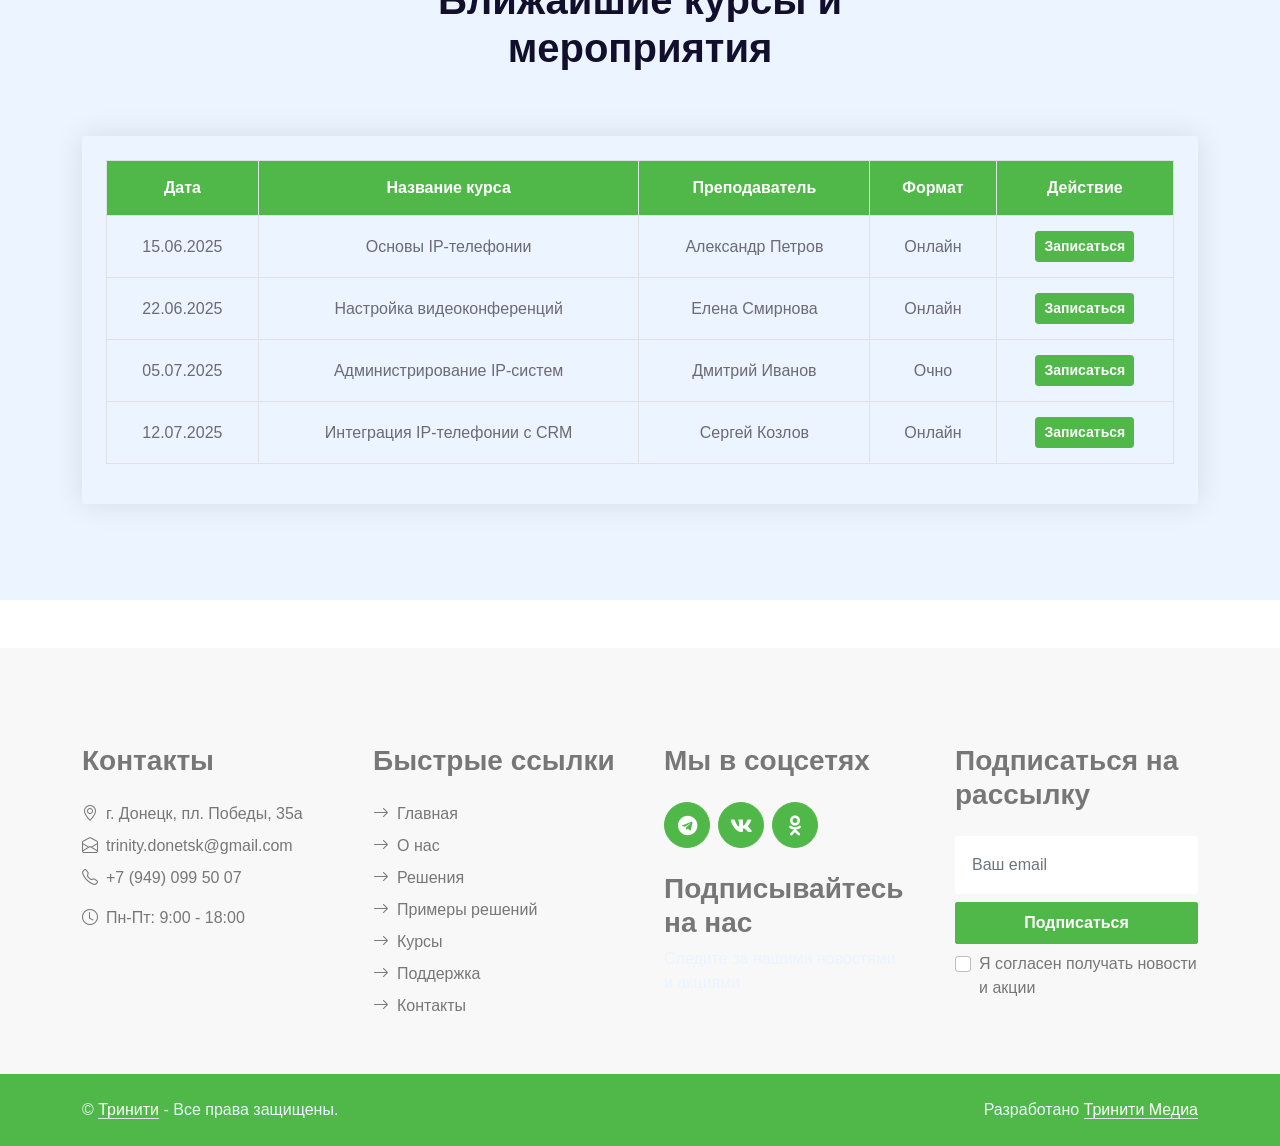
<file: traning.html>
<!DOCTYPE html>
<html lang="ru">
<head>
    <meta charset="utf-8">
    <title>IP Multimedia - Обучение</title>
    <meta content="width=device-width, initial-scale=1.0" name="viewport">

    <!-- Favicon -->
    <link href="img/favicon.ico" rel="icon">

    <!-- Google Web Fonts -->
    <link rel="preconnect" href="https://fonts.googleapis.com">
    <link rel="preconnect" href="https://fonts.gstatic.com" crossorigin>
    <link href="https://fonts.googleapis.com/css2?family=Nunito:wght@400;600;700;800&family=Rubik:wght@400;500;600;700&display=swap" rel="stylesheet">

    <!-- Icon Font Stylesheet -->
    <link href="https://cdnjs.cloudflare.com/ajax/libs/font-awesome/5.10.0/css/all.min.css" rel="stylesheet">
    <link href="https://cdn.jsdelivr.net/npm/bootstrap-icons@1.4.1/font/bootstrap-icons.css" rel="stylesheet">

    <!-- Libraries Stylesheet -->
    <link href="lib/owlcarousel/assets/owl.carousel.min.css" rel="stylesheet">
    <link href="lib/animate/animate.min.css" rel="stylesheet">
    <link href="https://unpkg.com/aos@2.3.1/dist/aos.css" rel="stylesheet">

    <!-- Customized Bootstrap Stylesheet -->
    <link href="css/bootstrap.min.css" rel="stylesheet">

    <!-- Template Stylesheet -->
    <link href="css/style.css" rel="stylesheet">
    <link href="css/traning.css" rel="stylesheet">
</head>

<body>
    <!-- Navbar Start -->
    <nav class="navbar navbar-expand-lg bg-white navbar-light shadow-sm py-3 py-lg-0 px-3 px-lg-0" style="background-color: darkcyan;">
        <img src="img/trinity-logo.png" class="logo-img" alt="">
        <button class="navbar-toggler" type="button" data-bs-toggle="collapse" data-bs-target="#navbarCollapse">
            <span class="navbar-toggler-icon"></span>
        </button>
        <div class="collapse navbar-collapse" id="navbarCollapse">
            <div class="navbar-nav ms-auto py-0">
                <a href="index.html" class="nav-item nav-link ">Гланая</a>
                <a href="about.html" class="nav-item nav-link">О нас</a>
                <a href="solutions.html" class="nav-item nav-link">Решения</a>
                <a href="traning.html" class="nav-item nav-link active">Курсы</a>
                <a href="support.html" class="nav-item nav-link">Поддержка</a>
                <a href="contact.html" class="nav-item nav-link">Контакты</a>
                <a href="tel:+123456789" class="nav-item nav-link nav-contact bg-secondary text-white px-5 ms-lg-5"><i class="bi bi-telephone-outbound me-2"></i>+7 (949) 099 50 07</a>
            </div>
        </div>
    </nav>
    <!-- Navbar End -->

    <!-- Page Header Start -->
    <div class="container-fluid page-header py-5 mb-5 wow fadeIn" data-wow-delay="0.1s">
        <div class="container py-5">
            <h1 class="display-3 text-white animated slideInRight">Курсы</h1>
            <nav aria-label="breadcrumb">
                <ol class="breadcrumb animated slideInRight mb-0">
                    <li class="breadcrumb-item"><a href="index.html">Главная</a></li>
                    <li class="breadcrumb-item active" aria-current="page">курсы</li>
                </ol>
            </nav>
        </div>
    </div>
    <!-- Page Header End -->

    <!-- Training Courses Start -->
    <div class="container-fluid py-5 wow fadeInUp" data-wow-delay="0.1s">
        <div class="container py-5">
            <div class="section-title text-center position-relative pb-3 mb-5 mx-auto" style="max-width: 600px;">
                <h5 class="fw-bold text-primary text-uppercase">Наши курсы</h5>
                <h1 class="mb-0">Интерактивные онлайн-курсы для профессионалов</h1>
            </div>
            <div class="row g-5">
                <!-- IP-телефония -->
                <div class="col-lg-4 col-md-6 wow fadeInUp" data-wow-delay="0.1s">
                    <div class="course-item bg-light rounded overflow-hidden h-100">
                        <div class="position-relative overflow-hidden">
                            <img class="img-fluid" src="img/ip_telefon.jpg" alt="IP-телефония">
                            <div class="course-overlay">
                                <a class="btn btn-outline-light rounded-pill py-2 px-4" href="">Подробнее</a>
                            </div>
                        </div>
                        <div class="course-content p-4">
                            <div class="d-flex mb-3">
                                <small class="me-3"><i class="far fa-clock text-primary me-2"></i>30 часов</small>
                                <small><i class="far fa-user text-primary me-2"></i>25 мест</small>
                            </div>
                            <h4 class="mb-3">Работа с IP-телефонией</h4>
                            <p>Полный курс по настройке, администрированию и использованию современных систем IP-телефонии для бизнеса.</p>
                            <div class="course-features mt-4">
                                <div class="feature-item mb-2"><i class="fas fa-check-circle text-primary me-2"></i>Базовые принципы VoIP</div>
                                <div class="feature-item mb-2"><i class="fas fa-check-circle text-primary me-2"></i>Настройка IP-АТС</div>
                                <div class="feature-item mb-2"><i class="fas fa-check-circle text-primary me-2"></i>Интеграция с CRM</div>
                            </div>
                            <div class="d-flex justify-content-between mt-4">
                                <a class="btn btn-primary py-2 px-4" href="">Записаться</a>
                                <span class="course-price">15 000 ₽</span>
                            </div>
                        </div>
                    </div>
                </div>
                <!-- Видеоконференции -->
                <div class="col-lg-4 col-md-6 wow fadeInUp" data-wow-delay="0.3s">
                    <div class="course-item bg-light rounded overflow-hidden h-100">
                        <div class="position-relative overflow-hidden">
                            <img class="img-fluid" src="img/video-conf.jpg" alt="Видеоконференции">
                            <div class="course-overlay">
                                <a class="btn btn-outline-light rounded-pill py-2 px-4" href="">Подробнее</a>
                            </div>
                        </div>
                        <div class="course-content p-4">
                            <div class="d-flex mb-3">
                                <small class="me-3"><i class="far fa-clock text-primary me-2"></i>25 часов</small>
                                <small><i class="far fa-user text-primary me-2"></i>20 мест</small>
                            </div>
                            <h4 class="mb-3">Настройка видеоконференций</h4>
                            <p>Курс по организации и проведению эффективных видеоконференций с использованием современных технологий.</p>
                            <div class="course-features mt-4">
                                <div class="feature-item mb-2"><i class="fas fa-check-circle text-primary me-2"></i>Выбор платформы</div>
                                <div class="feature-item mb-2"><i class="fas fa-check-circle text-primary me-2"></i>Настройка оборудования</div>
                                <div class="feature-item mb-2"><i class="fas fa-check-circle text-primary me-2"></i>Проведение вебинаров</div>
                            </div>
                            <div class="d-flex justify-content-between mt-4">
                                <a class="btn btn-primary py-2 px-4" href="">Записаться</a>
                                <span class="course-price">12 500 ₽</span>
                            </div>
                        </div>
                    </div>
                </div>
                <!-- Администрирование систем -->
                <div class="col-lg-4 col-md-6 wow fadeInUp" data-wow-delay="0.5s">
                    <div class="course-item bg-light rounded overflow-hidden h-100">
                        <div class="position-relative overflow-hidden">
                            <img class="img-fluid" src="img/system.jpg" alt="Администрирование систем">
                            <div class="course-overlay">
                                <a class="btn btn-outline-light rounded-pill py-2 px-4" href="">Подробнее</a>
                            </div>
                        </div>
                        <div class="course-content p-4">
                            <div class="d-flex mb-3">
                                <small class="me-3"><i class="far fa-clock text-primary me-2"></i>40 часов</small>
                                <small><i class="far fa-user text-primary me-2"></i>15 мест</small>
                            </div>
                            <h4 class="mb-3">Администрирование систем</h4>
                            <p>Углубленный курс по администрированию и обслуживанию мультимедийных систем для корпоративного сектора.</p>
                            <div class="course-features mt-4">
                                <div class="feature-item mb-2"><i class="fas fa-check-circle text-primary me-2"></i>Мониторинг систем</div>
                                <div class="feature-item mb-2"><i class="fas fa-check-circle text-primary me-2"></i>Устранение неполадок</div>
                                <div class="feature-item mb-2"><i class="fas fa-check-circle text-primary me-2"></i>Оптимизация работы</div>
                            </div>
                            <div class="d-flex justify-content-between mt-4">
                                <a class="btn btn-primary py-2 px-4" href="">Записаться</a>
                                <span class="course-price">18 000 ₽</span>
                            </div>
                        </div>
                    </div>
                </div>
            </div>
        </div>
    </div>
    <!-- Training Courses End -->

    <!-- Training Schedule Start -->
    <div class="container-fluid py-5 wow fadeInUp" data-wow-delay="0.1s" style="background-color: var(--light);">
        <div class="container py-5">
            <div class="section-title text-center position-relative pb-3 mb-5 mx-auto" style="max-width: 600px;">
                <h5 class="fw-bold text-primary text-uppercase">Расписание</h5>
                <h1 class="mb-0">Ближайшие курсы и мероприятия</h1>
            </div>
            <div class="row g-5">
                <div class="col-lg-12">
                    <div class="schedule-table rounded p-4">
                        <table class="table table-bordered text-center">
                            <thead>
                                <tr>
                                    <th>Дата</th>
                                    <th>Название курса</th>
                                    <th>Преподаватель</th>
                                    <th>Формат</th>
                                    <th>Действие</th>
                                </tr>
                            </thead>
                            <tbody>
                                <tr>
                                    <td>15.06.2025</td>
                                    <td>Основы IP-телефонии</td>
                                    <td>Александр Петров</td>
                                    <td>Онлайн</td>
                                    <td><a href="#" class="btn btn-primary btn-sm">Записаться</a></td>
                                </tr>
                                <tr>
                                    <td>22.06.2025</td>
                                    <td>Настройка видеоконференций</td>
                                    <td>Елена Смирнова</td>
                                    <td>Онлайн</td>
                                    <td><a href="#" class="btn btn-primary btn-sm">Записаться</a></td>
                                </tr>
                                <tr>
                                    <td>05.07.2025</td>
                                    <td>Администрирование IP-систем</td>
                                    <td>Дмитрий Иванов</td>
                                    <td>Очно</td>
                                    <td><a href="#" class="btn btn-primary btn-sm">Записаться</a></td>
                                </tr>
                                <tr>
                                    <td>12.07.2025</td>
                                    <td>Интеграция IP-телефонии с CRM</td>
                                    <td>Сергей Козлов</td>
                                    <td>Онлайн</td>
                                    <td><a href="#" class="btn btn-primary btn-sm">Записаться</a></td>
                                </tr>
                            </tbody>
                        </table>
                    </div>
                </div>
            </div>
        </div>
    </div>
    <!-- Training Schedule End -->

    <!-- Footer Start -->
    <section id="footer">
        <div class="container-fluid bg-dark text-light mt-5 py-5 wow fadeInUp" data-wow-delay="0.1s">
            <div class="container pt-5">
                <div class="row g-5">
                    <div class="col-lg-3 col-md-6 text-primary">
                        <h3 class="text-primary mb-4">Контакты</h3>
                        <p class="mb-2"><i class="bi bi-geo-alt text-primary me-2"></i>г. Донецк, пл. Победы, 35а</p>
                        <p class="mb-2"><i class="bi bi-envelope-open text-primary me-2"></i>trinity.donetsk@gmail.com</p>
                        <p class="mb-0"><i class="bi bi-telephone text-primary me-2"></i>+7 (949) 099 50 07</p>
                        <p class="mt-3"><i class="bi bi-clock text-primary me-2"></i>Пн-Пт: 9:00 - 18:00</p>
                    </div>
                    <div class="col-lg-3 col-md-6 text-primary">
                        <h3 class=" text-primary mb-4">Быстрые ссылки</h3>
                        <div class="d-flex text-primary flex-column">
                            <a class="mb-2 text-primary" href="#"><i class="bi bi-arrow-right text-primary me-2"></i>Главная</a>
                            <a class="mb-2 text-primary" href="#about"><i class="bi bi-arrow-right text-primary me-2"></i>О нас</a>
                            <a class="mb-2 text-primary" href="#services"><i class="bi bi-arrow-right text-primary me-2"></i>Решения</a>
                            <a class="mb-2 text-primary" href="#solutions"><i class="bi bi-arrow-right text-primary me-2"></i>Примеры решений</a>
                            <a class="mb-2 text-primary" href="#contact"><i class="bi bi-arrow-right text-primary me-2"></i>Курсы</a>
                            <a class="mb-2 text-primary" href="#contact"><i class="bi bi-arrow-right text-primary me-2"></i>Поддержка</a>
                            <a class="mb-2 text-primary" href="#contact"><i class="bi bi-arrow-right text-primary me-2"></i>Контакты</a>
                        </div>
                    </div>
                    <div class="col-lg-3 col-md-6">
                        <h3 class="text-primary mb-4">Мы в соцсетях</h3>
                        <div class="d-flex">
                            <a class="btn btn-lg btn-primary btn-lg-square rounded-circle me-2" href="#"><i class="fab fa-telegram fw-normal"></i></a>
                            <a class="btn btn-lg btn-primary btn-lg-square rounded-circle me-2" href="#"><i class="fab fa-vk fw-normal"></i></a>
                            <a class="btn btn-lg btn-primary btn-lg-square rounded-circle me-2" href="#"><i class="fab fa-odnoklassniki fw-normal"></i></a>
                        </div>
                        <h3 class="text-primary mb-2 mt-4">Подписывайтесь на нас</h3>
                        <p class="text-light">Следите за нашими новостями и акциями</p>
                    </div>
                    <div class="col-lg-3 col-md-6 text-primary">
                        <h3 class="text-primary mb-4">Подписаться на рассылку</h3>
                        <form class="mx-auto">
                            <div class="input-group">
                                <input type="email" class="form-control border-white p-3" placeholder="Ваш email">
                            </div>
                            <div class="input-group mt-2">
                                <button class="btn btn-primary px-4 py-2 w-100">Подписаться</button>
                            </div>
                            <div class="form-check mt-2">
                                <input class="form-check-input" type="checkbox" id="newsletter-consent">
                                <label class="form-check-label text-primary" for="newsletter-consent">Я согласен получать новости и акции</label>
                            </div>
                        </form>
                    </div>
                </div>
            </div>
        </div>
        <div class="container-fluid bg-primary text-light py-4">
            <div class="container">
                <div class="row">
                    <div class="col-md-6 text-center text-md-start mb-3 mb-md-0">
                        <p class="mb-0">&copy; <a class="text-white border-bottom" href="#">Тринити</a> - Все права защищены.</p>
                    </div>
                    <div class="col-md-6 text-center text-md-end">
                        <p class="mb-0">Разработано <a class="text-white border-bottom" href="#">Тринити Медиа</a></p>
                    </div>
                </div>
            </div>
        </div>
    </section>
    <!-- Footer End -->

    <!-- Back to Top -->
    <a href="#" class="btn btn-lg btn-secondary btn-lg-square rounded back-to-top"><i class="bi bi-arrow-up"></i></a>

    <!-- JavaScript Libraries -->
    <script src="https://code.jquery.com/jquery-3.4.1.min.js"></script>
    <script src="https://cdn.jsdelivr.net/npm/bootstrap@5.0.0/dist/js/bootstrap.bundle.min.js"></script>
    <script src="lib/wow/wow.min.js"></script>
    <script src="lib/easing/easing.min.js"></script>
    <script src="lib/waypoints/waypoints.min.js"></script>
    <script src="lib/owlcarousel/owl.carousel.min.js"></script>
    <script src="https://unpkg.com/aos@2.3.1/dist/aos.js"></script>

    <!-- Template Javascript -->
    <script src="js/main.js"></script>
    <script src="js/traning.js"></script>
</body>
</html>
</file>
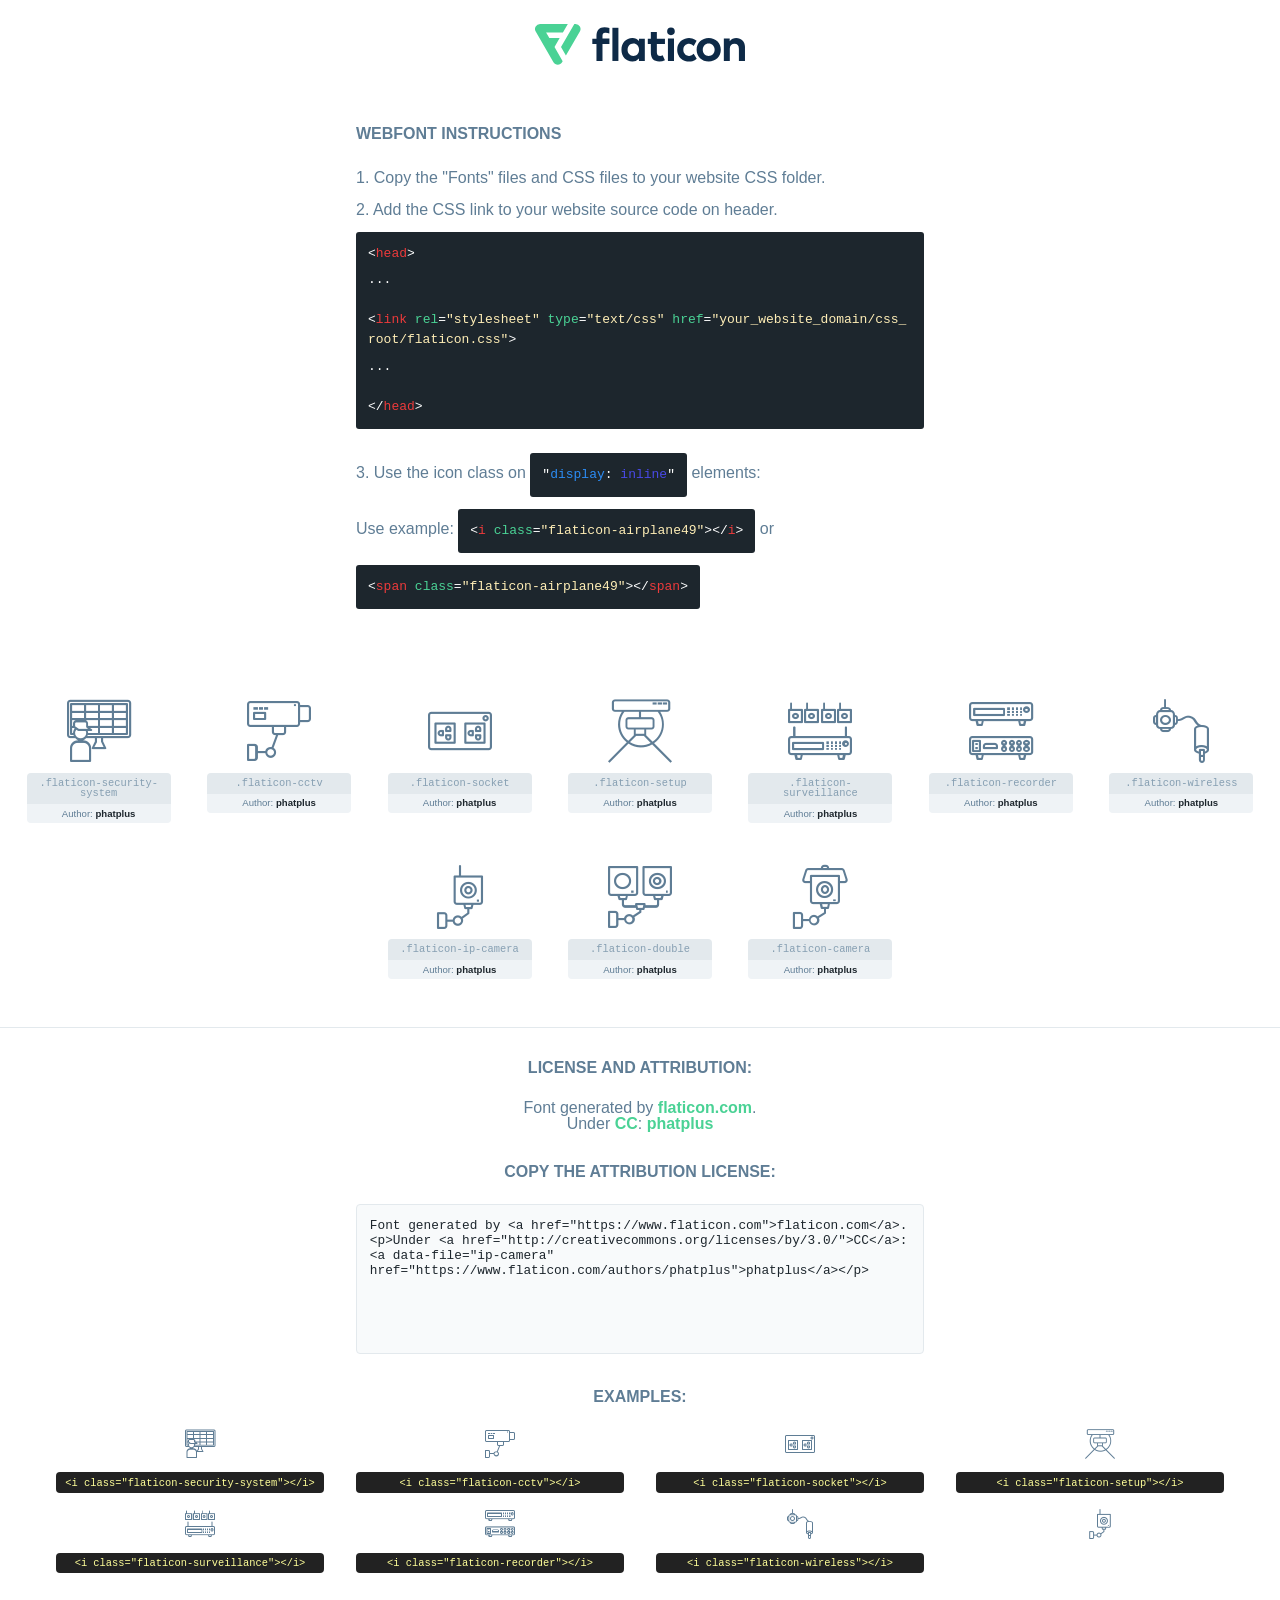
<file: lib/flaticon/font/flaticon.html>
<!DOCTYPE html>
<html lang="en">
<head>
    <title>Flaticon Webfont</title>
    <link rel="stylesheet" type="text/css" href="flaticon.css"/>
    <meta charset="UTF-8">
    <style>
        html, body, div, span, applet, object, iframe,
        h1, h2, h3, h4, h5, h6, p, blockquote, pre,
        a, abbr, acronym, address, big, cite, code,
        del, dfn, em, img, ins, kbd, q, s, samp,
        small, strike, strong, sub, sup, tt, var,
        b, u, i, center,
        dl, dt, dd, ol, ul, li,
        fieldset, form, label, legend,
        table, caption, tbody, tfoot, thead, tr, th, td,
        article, aside, canvas, details, embed,
        figure, figcaption, footer, header, hgroup,
        menu, nav, output, ruby, section, summary,
        time, mark, audio, video {
            margin: 0;
            padding: 0;
            border: 0;
            font-size: 100%;
            font: inherit;
            vertical-align: baseline;
        }

        /* HTML5 display-role reset for older browsers */
        article, aside, details, figcaption, figure,
        footer, header, hgroup, menu, nav, section {
            display: block;
        }

        body {
            line-height: 1;
        }

        ol, ul {
            list-style: none;
        }

        blockquote, q {
            quotes: none;
        }

        blockquote:before, blockquote:after,
        q:before, q:after {
            content: '';
            content: none;
        }

        table {
            border-collapse: collapse;
            border-spacing: 0;
        }

        body {
            font-family: Helvetica, Arial, sans-serif;
            font-size: 16px;
            color: #5f7d95;
        }

        a {
            color: #4AD295;
            font-weight: bold;
            text-decoration: none;
        }

        * {
            -moz-box-sizing: border-box;
            -webkit-box-sizing: border-box;
            box-sizing: border-box;
            margin: 0;
            padding: 0;
        }

        [class^="flaticon-"]:before, [class*=" flaticon-"]:before, [class^="flaticon-"]:after, [class*=" flaticon-"]:after {
            font-family: Flaticon;
            font-size: 30px;
            font-style: normal;
            margin-left: 20px;
            color: #333;
        }

        .wrapper {
            max-width: 600px;
            margin: auto;
            padding: 0 1em;
        }

        .title {
            margin-bottom: 24px;
            text-transform: uppercase;
            font-weight: bold;
        }

        header {
            text-align: center;
            padding: 24px;
        }

        header .logo {
            width: 210px;
            height: auto;
            border: none;
            display: inline-block;
        }

        header strong {
            font-size: 28px;
            font-weight: 500;
            vertical-align: middle;
        }

        .demo {
            margin: 2em auto;
            line-height: 1.25em;
        }

        .demo ul li {
            margin-bottom: 12px;
        }

        .demo ul li code {
            background-color: #1D262D;
            border-radius: 3px;
            padding: 12px;
            display: inline-block;
            color: #fff;
            font-family: Consolas, Monaco, Lucida Console, Liberation Mono, DejaVu Sans Mono, Bitstream Vera Sans Mono, Courier New, monospace;
            font-weight: lighter;
            margin-top: 12px;
            font-size: 13px;
            word-break: break-all;
        }

        .demo ul li code .red {
            color: #EC3A3B;
        }

        .demo ul li code .green {
            color: #4AD295;
        }

        .demo ul li code .yellow {
            color: #FFEEB6;
        }

        .demo ul li code .blue {
            color: #2C8CF4;
        }

        .demo ul li code .purple {
            color: #4949E7;
        }

        .demo ul li code .dots {
            margin-top: 0.5em;
            display: block;
        }

        #glyphs {
            border-bottom: 1px solid #E3E9ED;
            padding: 2em 0;
            text-align: center;
        }

        .glyph {
            display: inline-block;
            width: 9em;
            margin: 1em;
            text-align: center;
            vertical-align: top;
            background: #FFF;
        }

        .glyph .flaticon {
            padding: 10px;
            display: block;
            font-family: "Flaticon";
            font-size: 64px;
            line-height: 1;
        }

        .glyph .flaticon:before {
            font-size: 64px;
            color: #5f7d95;
            margin-left: 0;
        }

        .class-name {
            font-size: 0.65em;
            background-color: #E3E9ED;
            color: #869FB2;
            border-radius: 4px 4px 0 0;
            padding: 0.5em;
            font-family: Consolas, Monaco, Lucida Console, Liberation Mono, DejaVu Sans Mono, Bitstream Vera Sans Mono, Courier New, monospace;
        }

        .author-name {
            font-size: 0.6em;
            background-color: #EFF3F6;
            border-top: 0;
            border-radius: 0 0 4px 4px;
            padding: 0.5em;
        }

        .author-name a {
            color: #1D262D;
        }

        .class-name:last-child {
            font-size: 10px;
            color: #888;
        }

        .class-name:last-child a {
            font-size: 10px;
            color: #555;
        }

        .glyph > input {
            display: block;
            width: 100px;
            margin: 5px auto;
            text-align: center;
            font-size: 12px;
            cursor: text;
        }

        .glyph > input.icon-input {
            font-family: "Flaticon";
            font-size: 16px;
            margin-bottom: 10px;
        }

        .attribution .title {
            margin-top: 2em;
        }

        .attribution textarea {
            background-color: #F8FAFB;
            color: #1D262D;
            padding: 1em;
            border: none;
            box-shadow: none;
            border: 1px solid #E3E9ED;
            border-radius: 4px;
            resize: none;
            width: 100%;
            height: 150px;
            font-size: 0.8em;
            font-family: Consolas, Monaco, Lucida Console, Liberation Mono, DejaVu Sans Mono, Bitstream Vera Sans Mono, Courier New, monospace;
            -webkit-appearance: none;
        }

        .attribution textarea:hover {
            border-color: #CFD9E0;
        }

        .attribution textarea:focus {
            border-color: #4AD295;
        }

        .iconsuse {
            margin: 2em auto;
            text-align: center;
            max-width: 1200px;
        }

        .iconsuse:after {
            content: '';
            display: table;
            clear: both;
        }

        .iconsuse .image {
            float: left;
            width: 25%;
            padding: 0 1em;
        }

        .iconsuse .image p {
            margin-bottom: 1em;
        }

        .iconsuse .image span {
            display: block;
            font-size: 0.65em;
            background-color: #222;
            color: #fff;
            border-radius: 4px;
            padding: 0.5em;
            color: #FFFF99;
            margin-top: 1em;
            font-family: Consolas, Monaco, Lucida Console, Liberation Mono, DejaVu Sans Mono, Bitstream Vera Sans Mono, Courier New, monospace;
        }

        .flaticon:before {
            color: #5f7d95;
        }

        #footer {
            text-align: center;
            background-color: #1D262D;
            color: #869FB2;
            padding: 12px;
            font-size: 14px;
        }

        #footer a {
            font-weight: normal;
        }

        @media (max-width: 960px) {
            .iconsuse .image {
                width: 50%;
            }
        }

        .preview {
            width: 100px;
            display: inline-block;
            margin: 10px;
        }

        .preview .inner {
            display: inline-block;
            width: 100%;
            text-align: center;
            background: #f5f5f5;
            -webkit-border-radius: 3px 3px 0 0;
            -moz-border-radius: 3px 3px 0 0;
            border-radius: 3px 3px 0 0;
        }

        .preview .inner  {
            line-height: 85px;
            font-size: 40px;
            color: #333;
        }

        .label {
            display: inline-block;
            width: 100%;
            box-sizing: border-box;
            padding: 5px;
            font-size: 10px;
            font-family: Monaco, monospace;
            color: #666;
            white-space: nowrap;
            overflow: hidden;
            text-overflow: ellipsis;
            background: #ddd;
            -webkit-border-radius: 0 0 3px 3px;
            -moz-border-radius: 0 0 3px 3px;
            border-radius: 0 0 3px 3px;
            color: #666;
        }
    </style>
</head>
<body>
    <header>
        <a href="https://www.flaticon.com/" target="_blank" class="logo">
            <svg xmlns="http://www.w3.org/2000/svg" viewBox="0 0 394.3 76.5">
                <path d="M156.6,69.4H145.3V7.1h11.3Z" style="fill:#0e2a47"/>
                <path d="M206.2,69.4h-11V64.8a15.4,15.4,0,0,1-12.6,5.7c-11.6,0-20.3-9.5-20.3-22.1s8.8-22.1,20.3-22.1a15.4,15.4,0,0,1,12.6,5.8V27.5h11Zm-32.4-21c0,6.4,4.2,11.6,10.8,11.6s10.8-4.9,10.8-11.6-4.4-11.6-10.8-11.6S173.9,42,173.9,48.4Z"
                      style="fill:#0e2a47"/>
                <path d="M262.5,13.7a7.2,7.2,0,0,1-14.4,0,7.2,7.2,0,1,1,14.4,0ZM261,69.4H249.6v-42H261Z"
                      style="fill:#0e2a47"/>
                <path id="_Trazado_" data-name="&lt;Trazado&gt;"
                      d="M139.6,17.8a16.6,16.6,0,0,0-8-1.4c-3.2.4-4.9,2-4.9,5.9v5.1h13V37.5h-13v32H115.4v-32h-7.8v-10h7.8V22.2c0-9.9,5.2-16.3,15-16.3a23.4,23.4,0,0,1,9.3,1.8Z"
                      style="fill:#0e2a47"/>
                <path d="M235.1,60c-3.5,0-6.3-1.9-6.3-7.1V37.5H244v-10H228.8V15H217.5V27.5h-5.7v10h5.7V53.7c0,10.9,5.3,16.8,15.7,16.8A22.9,22.9,0,0,0,244,68l-4.3-9.1A12.3,12.3,0,0,1,235.1,60Z"
                      style="fill:#0e2a47"/>
                <path d="M348.9,48.4c0,12.6-9.7,22.1-22.7,22.1s-22.7-9.4-22.7-22.1,9.6-22.1,22.7-22.1S348.9,35.8,348.9,48.4Zm-33.9,0c0,6.8,4.8,11.6,11.1,11.6s11.2-4.8,11.2-11.6-4.8-11.6-11.2-11.6S315.1,41.6,315.1,48.4Z"
                      style="fill:#0e2a47"/>
                <path d="M394.3,42.7V69.4H382.9V46.3c0-6.1-3-9.4-8.2-9.4s-8.9,3.2-8.9,9.5v23H354.6v-42h11v4.9c3-4.5,7.6-6.1,12.3-6.1C387.5,26.3,394.3,33,394.3,42.7Z"
                      style="fill:#0e2a47"/>
                <path d="M298,55.7h0a12.4,12.4,0,0,1-8.2,4.2h-.9l-1.8-.2a10,10,0,0,1-7.4-5.6,13.2,13.2,0,0,1-1.2-5.8,13,13,0,0,1,1.3-5.9,10.1,10.1,0,0,1,7.5-5.5h2.4a11.7,11.7,0,0,1,8.3,4.2l5.5-9.6a19.9,19.9,0,0,0-8.1-4.3,23.4,23.4,0,0,0-6.1-.8,25.2,25.2,0,0,0-7.5,1.1,20.9,20.9,0,0,0-8,4.6,21.9,21.9,0,0,0-6.8,16.4,21.9,21.9,0,0,0,6.7,16.3,20.9,20.9,0,0,0,8,4.6,25.2,25.2,0,0,0,7.7,1.2,23.6,23.6,0,0,0,6.2-.8,20,20,0,0,0,8.1-4.4Z"
                      style="fill:#0e2a47"/>
                <path d="M46.3,26.5H26.9L20.8,16H52.4L61.6,0H9.4A9.3,9.3,0,0,0,1.3,4.7a9.3,9.3,0,0,0,0,9.4L34.6,71.8a9.4,9.4,0,0,0,16.2,0l1.1-1.9L36.6,43.3Z"
                      style="fill:#4ad295"/>
                <path d="M84.2,4.7A9.3,9.3,0,0,0,76.1,0H73.8l-25,43.3,9.2,16L84.2,14A9.3,9.3,0,0,0,84.2,4.7Z"
                      style="fill:#4ad295"/>
            </svg>
        </a>
    </header>
    <section class="demo wrapper">

        <p class="title">Webfont Instructions</p>

        <ul>
            <li>
                <span class="num">1. </span>Copy the "Fonts" files and CSS files to your website CSS folder.
            </li>
            <li>
                <span class="num">2. </span>Add the CSS link to your website source code on header.
                <code class="big">
                    &lt;<span class="red">head</span>&gt;
                    <br/><span class="dots">...</span>
                    <br/>&lt;<span class="red">link</span> <span class="green">rel</span>=<span
                        class="yellow">"stylesheet"</span> <span class="green">type</span>=<span
                        class="yellow">"text/css"</span> <span class="green">href</span>=<span class="yellow">"your_website_domain/css_root/flaticon.css"</span>&gt;
                    <br/><span class="dots">...</span>
                    <br/>&lt;/<span class="red">head</span>&gt;
                </code>
            </li>

            <li>
                <p>
                    <span class="num">3. </span>Use the icon class on <code>"<span class="blue">display</span>:<span
                        class="purple"> inline</span>"</code> elements:
                    <br/>
                    Use example: <code>&lt;<span class="red">i</span> <span class="green">class</span>=<span class="yellow">&quot;flaticon-airplane49&quot;</span>&gt;&lt;/<span
                        class="red">i</span>&gt;</code> or <code>&lt;<span class="red">span</span> <span
                        class="green">class</span>=<span class="yellow">&quot;flaticon-airplane49&quot;</span>&gt;&lt;/<span
                        class="red">span</span>&gt;</code>
            </li>
        </ul>

    </section>
    <section id="glyphs">
            <div class="glyph">
                <i class="flaticon flaticon-security-system"></i>
                <div class="class-name">.flaticon-security-system</div>
                <div class="author-name">Author: <a data-file="security-system" href="https://www.flaticon.com/authors/phatplus">phatplus</a> </div>
            </div>

            <div class="glyph">
                <i class="flaticon flaticon-cctv"></i>
                <div class="class-name">.flaticon-cctv</div>
                <div class="author-name">Author: <a data-file="cctv" href="https://www.flaticon.com/authors/phatplus">phatplus</a> </div>
            </div>

            <div class="glyph">
                <i class="flaticon flaticon-socket"></i>
                <div class="class-name">.flaticon-socket</div>
                <div class="author-name">Author: <a data-file="socket" href="https://www.flaticon.com/authors/phatplus">phatplus</a> </div>
            </div>

            <div class="glyph">
                <i class="flaticon flaticon-setup"></i>
                <div class="class-name">.flaticon-setup</div>
                <div class="author-name">Author: <a data-file="setup" href="https://www.flaticon.com/authors/phatplus">phatplus</a> </div>
            </div>

            <div class="glyph">
                <i class="flaticon flaticon-surveillance"></i>
                <div class="class-name">.flaticon-surveillance</div>
                <div class="author-name">Author: <a data-file="surveillance" href="https://www.flaticon.com/authors/phatplus">phatplus</a> </div>
            </div>

            <div class="glyph">
                <i class="flaticon flaticon-recorder"></i>
                <div class="class-name">.flaticon-recorder</div>
                <div class="author-name">Author: <a data-file="recorder" href="https://www.flaticon.com/authors/phatplus">phatplus</a> </div>
            </div>

            <div class="glyph">
                <i class="flaticon flaticon-wireless"></i>
                <div class="class-name">.flaticon-wireless</div>
                <div class="author-name">Author: <a data-file="wireless" href="https://www.flaticon.com/authors/phatplus">phatplus</a> </div>
            </div>

            <div class="glyph">
                <i class="flaticon flaticon-ip-camera"></i>
                <div class="class-name">.flaticon-ip-camera</div>
                <div class="author-name">Author: <a data-file="ip-camera" href="https://www.flaticon.com/authors/phatplus">phatplus</a> </div>
            </div>

            <div class="glyph">
                <i class="flaticon flaticon-double"></i>
                <div class="class-name">.flaticon-double</div>
                <div class="author-name">Author: <a data-file="double" href="https://www.flaticon.com/authors/phatplus">phatplus</a> </div>
            </div>

            <div class="glyph">
                <i class="flaticon flaticon-camera"></i>
                <div class="class-name">.flaticon-camera</div>
                <div class="author-name">Author: <a data-file="camera" href="https://www.flaticon.com/authors/phatplus">phatplus</a> </div>
            </div>

    </section>

    <section class="attribution wrapper"   style="text-align:center;">

        <div class="title">License and attribution:</div><div class="attrDiv">Font generated by <a href="https://www.flaticon.com">flaticon.com</a>. <div><p>Under <a href="http://creativecommons.org/licenses/by/3.0/">CC</a>: <a data-file="ip-camera" href="https://www.flaticon.com/authors/phatplus">phatplus</a></p>  </div>
        </div>
        <div class="title">Copy the Attribution License:</div>

        <textarea onclick="this.focus();this.select();">Font generated by &lt;a href=&quot;https://www.flaticon.com&quot;&gt;flaticon.com&lt;/a&gt;. <p>Under <a href="http://creativecommons.org/licenses/by/3.0/">CC</a>: <a data-file="ip-camera" href="https://www.flaticon.com/authors/phatplus">phatplus</a></p> 
        </textarea>

    </section>

    <section class="iconsuse">

        <div class="title">Examples:</div>
            <div class="image">
                <p>
                    <i class="flaticon flaticon-security-system"></i>
                    <span>&lt;i class=&quot;flaticon-security-system&quot;&gt;&lt;/i&gt;</span>
                </p>
            </div>
            <div class="image">
                <p>
                    <i class="flaticon flaticon-cctv"></i>
                    <span>&lt;i class=&quot;flaticon-cctv&quot;&gt;&lt;/i&gt;</span>
                </p>
            </div>
            <div class="image">
                <p>
                    <i class="flaticon flaticon-socket"></i>
                    <span>&lt;i class=&quot;flaticon-socket&quot;&gt;&lt;/i&gt;</span>
                </p>
            </div>
            <div class="image">
                <p>
                    <i class="flaticon flaticon-setup"></i>
                    <span>&lt;i class=&quot;flaticon-setup&quot;&gt;&lt;/i&gt;</span>
                </p>
            </div>
            <div class="image">
                <p>
                    <i class="flaticon flaticon-surveillance"></i>
                    <span>&lt;i class=&quot;flaticon-surveillance&quot;&gt;&lt;/i&gt;</span>
                </p>
            </div>
            <div class="image">
                <p>
                    <i class="flaticon flaticon-recorder"></i>
                    <span>&lt;i class=&quot;flaticon-recorder&quot;&gt;&lt;/i&gt;</span>
                </p>
            </div>
            <div class="image">
                <p>
                    <i class="flaticon flaticon-wireless"></i>
                    <span>&lt;i class=&quot;flaticon-wireless&quot;&gt;&lt;/i&gt;</span>
                </p>
            </div>
            <div class="image">
                <p>
                    <i class="flaticon flaticon-ip-camera"></i>
</file>
<file: lib/flaticon/font/flaticon.css>
@font-face {
    font-family: "flaticon";
    src: url("./flaticon.ttf?7ecca773380623aac2649a7edcc0a3f2") format("truetype"),
url("./flaticon.woff?7ecca773380623aac2649a7edcc0a3f2") format("woff"),
url("./flaticon.woff2?7ecca773380623aac2649a7edcc0a3f2") format("woff2"),
url("./flaticon.eot?7ecca773380623aac2649a7edcc0a3f2#iefix") format("embedded-opentype"),
url("./flaticon.svg?7ecca773380623aac2649a7edcc0a3f2#flaticon") format("svg");
}

i[class^="flaticon-"]:before, i[class*=" flaticon-"]:before {
    font-family: flaticon !important;
    font-style: normal;
    font-weight: normal !important;
    font-variant: normal;
    text-transform: none;
    line-height: 1;
    -webkit-font-smoothing: antialiased;
    -moz-osx-font-smoothing: grayscale;
}

.flaticon-security-system:before {
    content: "\f101";
}
.flaticon-cctv:before {
    content: "\f102";
}
.flaticon-socket:before {
    content: "\f103";
}
.flaticon-setup:before {
    content: "\f104";
}
.flaticon-surveillance:before {
    content: "\f105";
}
.flaticon-recorder:before {
    content: "\f106";
}
.flaticon-wireless:before {
    content: "\f107";
}
.flaticon-ip-camera:before {
    content: "\f108";
}
.flaticon-double:before {
    content: "\f109";
}
.flaticon-camera:before {
    content: "\f10a";
}
</file>
<file: css/style.css>
/********** Template CSS **********/
:root {
    --primary: #50b848;
    --secondary: #777777;
    --light: #ECF4FF;
    --dark: #120F2D;
}

[class^=flaticon-]:before,
[class*=" flaticon-"]:before,
[class^=flaticon-]:after,
[class*=" flaticon-"]:after {
    font-size: inherit;
    margin-left: 0;
}

h1,
h2,
.font-weight-bold {
    font-weight: 700 !important;
}

h3,
h4,
.font-weight-semi-bold {
    font-weight: 600 !important;
}

h5,
h6,
.font-weight-medium {
    font-weight: 500 !important;
}

.btn {
    font-family: 'Jost', sans-serif;
    font-weight: 600;
    transition: .5s;
}

.btn-primary,
.btn-secondary,
.btn-primary:hover,
.btn-secondary:hover {
    color: #FFFFFF;
}

.btn-primary:hover {
    background: var(--#777777);
    border-color: var(--#777777);
}

.btn-secondary:hover {
    background: var(--#777777);
    border-color: var(--#777777);
}

.btn-square {
    width: 36px;
    height: 36px;
}

.btn-sm-square {
    width: 28px;
    height: 28px;
}

.btn-lg-square {
    width: 46px;
    height: 46px;
}

.btn-square,
.btn-sm-square,
.btn-lg-square {
    padding-left: 0;
    padding-right: 0;
    text-align: center;
}

.back-to-top {
    position: fixed;
    display: none;
    right: 45px;
    bottom: 45px;
    z-index: 99;
}

.navbar-light .navbar-nav .nav-link {
    font-family: 'Jost', sans-serif;
    position: relative;
    margin-left: 30px;
    padding: 30px 0;
    font-size: 20px;
    font-weight: 500;
    /* color: var(--dark); */
    color: #fff;
    outline: none;
    transition: .5s;
}

.sticky-top.navbar-light .navbar-nav .nav-link {
    padding: 20px 0;
}

.navbar-light .navbar-nav .nav-link:hover,
.navbar-light .navbar-nav .nav-link.active {
    /* color: var(--primary); */
    color: #fff;
}

@media (min-width: 992px) {
    .navbar-light .navbar-nav .nav-link::before {
        position: absolute;
        content: "";
        width: 0;
        height: 5px;
        bottom: 0;
        left: 50%;
        /* background: var(--primary); */
        background: #ffffff;
        transition: .5s;
    }

    .navbar-light .navbar-nav .nav-link:hover::before,
    .navbar-light .navbar-nav .nav-link.active::before {
        width: 100%;
        left: 0;
    }

    .navbar-light .navbar-nav .nav-link.nav-contact::before {
        display: none;
    }
}

@media (max-width: 991.98px) {
    .navbar-light .navbar-nav .nav-link  {
        margin-left: 0;
        padding: 10px 0;
    }
}

.carousel-caption {
    top: 0;
    left: 0;
    right: 0;
    bottom: 0;
    background: rgba(18, 15, 45, .5);
    z-index: 1;
}

@media (max-width: 576px) {
    .carousel-caption h5 {
        font-size: 14px;
        font-weight: 500 !important;
    }

    .carousel-caption h1 {
        font-size: 30px;
        font-weight: 600 !important;
    }
}

.carousel-control-prev,
.carousel-control-next {
    width: 10%;
}

.carousel-control-prev-icon,
.carousel-control-next-icon {
    width: 3rem;
    height: 3rem;
}

.carousel-indicators {
    align-items: flex-end;
}

.carousel-indicators [data-bs-target] {
    width: 5px;
    height: 25px;
}

.carousel-indicators .active {
    height: 45px;
}

.hero-header {
    background: linear-gradient(rgba(18, 15, 45, .5), rgba(18, 15, 45, .5)), url(../img/carousel-1.jpg) top right no-repeat;
    background-size: cover;
}

.service-item div {
    z-index: 1;
}

.service-item div::after {
    position: absolute;
    content: "";
    width: 0;
    height: 100%;
    top: 0;
    left: 0;
    border-radius: 2px 2px 0 0;
    transition: .5s;
    z-index: -1;
}

.service-item div:hover::after {
    width: 100%;
    background: var(--primary);
}

.service-item * {
    transition: .5s;
}

.service-item:hover * {
    color: var(--light) !important;
}

.bg-offer {
    background: linear-gradient(rgba(18, 15, 45, .5), rgba(18, 15, 45, .5)), url(../img/carousel-2.jpg) top right no-repeat;
    background-size: cover;
}

.testimonial-carousel .owl-dots {
    height: 45px;
    margin-top: 5px;
    display: flex;
    align-items: flex-end;
    justify-content: center;
}

.testimonial-carousel .owl-dot {
    position: relative;
    display: inline-block;
    margin: 0 5px;
    width: 5px;
    height: 25px;
    background: #DDDDDD;
    transition: .5s;
}

.testimonial-carousel .owl-dot.active {
    height: 45px;
    background: var(--primary);
}

.testimonial-carousel .owl-item .testimonial-text,
.testimonial-carousel .owl-item .testimonial-text * {
    transition: .5s;
}

.testimonial-carousel .owl-item.center .testimonial-text {
    background: var(--primary) !important;
}

.testimonial-carousel .owl-item.center .testimonial-text * {
    color: #FFFFFF !important;
}

.blog-date {
    position: absolute;
    width: 90px;
    height: 65px;
    top: 75px;
    left: -25px;
    display: flex;
    align-items: center;
    justify-content: center;
    flex-direction: column;
    background: var(--secondary);
}

.blog-date::after {
    position: absolute;
    content: "";
    width: 0;
    height: 0;
    top: -25px;
    left: 0;
    border: 13px solid;
    border-color: transparent #D34351 #D34351 transparent;
    z-index: -1;
}

.logo-text{
    font-size: 1.0rem;
}

.logo-pic{
    width: 100px;
    margin: 0 auto;
}

.logo-img{
    width: 5.5%;
    padding-left: 15px;
    margin-left: 15px;
}

.truncate {
    margin: 0; /* Убираем внешний отступ */
    -webkit-line-clamp: 4; /* Число отображаемых строк */
    display: -webkit-box; /* Включаем флексбоксы */
    -webkit-box-orient: vertical; /* Вертикальная ориентация */
    overflow: hidden; /* Обрезаем всё за пределами блока */
}
</file>
<file: css/quizStyle.css>
@import url("https://fonts.googleapis.com/css2?family=Poppins:wght@200;400&display=swap");

:root {
  --accent-color: #2878EB;
}

* {
  box-sizing: border-box;
}



.quiz-container {
  background-color: #fff;
  border-radius: 20px;
  box-shadow: rgba(99, 99, 99, 0.2) 0px 2px 8px 0px;
  /* width: 900px; */
  padding: 4rem;
  margin: 0 auto;
}

.loading-bar {
  width: 100%;
  height: 5px;
  background-color: #eee;
  border-radius: 5px;
  overflow: hidden;
}

.loading-bar-progress {
  background-color: var(--accent-color);
  height: 100%;
  width: 0;
  transition: 0.3s ease;
}

h2 {
  font-size: 22px;
  text-align: center;
}

ul {
  list-style-type: none;
  padding: 0;
}

ul li {
  font-size: 1.2rem;
  margin: 1rem 0;
}

ul li input {
  display: none;
}

ul li label {
  cursor: pointer;
  display: block;
  color: #666;
  width: 100%;
  padding: 10px 20px;
  border-radius: 50px;
  box-shadow: rgba(99, 99, 99, 0.2) 0px 2px 8px 0px;
  transition: 0.1s ease;
}

ul li input:hover + label {
  box-shadow: rgba(0, 0, 0, 0.1) 0px 10px 15px -3px,
    rgba(0, 0, 0, 0.05) 0px 4px 6px -2px;
}

ul li input:checked + label {
  outline: 2px solid var(--accent-color);
  color: var(--accent-color);
}

button {
  color: var(--accent-color);
  background-color: transparent;
  font-family: inherit;
  border: none;
  display: block;
  cursor: pointer;
  margin: auto;
  font-size: 1.1rem;
  font-family: inherit;
  padding: 1rem;
  transition: 0.1s ease;
}

button:hover {
  transform: translateY(-3px);
}

button:active {
  transform: translateY(2px);
}
</file>
<file: css/news-styles.css>
/* Стили для блока новостей */

/* Стили для карточек новостей */
#latest-news .card {
    transition: transform 0.3s ease, box-shadow 0.3s ease;
    border: none;
    overflow: hidden;
}

#latest-news .card:hover {
    transform: translateY(-5px);
    box-shadow: 0 10px 20px rgba(0, 0, 0, 0.1);
}

#latest-news .card-img-top {
    height: 200px;
    object-fit: cover;
}

/* Стили для вкладок категорий */
#latest-news .nav-pills .nav-link {
    color: #555;
    font-weight: 500;
    border-radius: 30px;
    padding: 8px 20px;
    margin: 0 5px;
    transition: all 0.3s ease;
}

#latest-news .nav-pills .nav-link.active {
    background-color: #50b848;
    color: #fff;
}

#latest-news .nav-pills .nav-link:hover:not(.active) {
    background-color: #f8f9fa;
}

/* Стили для календаря */
#latest-news .calendar-container {
    background-color: #fff;
    border-radius: 8px;
}

#latest-news .calendar-header {
    padding: 10px 0;
}

#latest-news .table th {
    background-color: #f8f9fa;
    font-weight: 600;
}

#latest-news .table td {
    height: 40px;
    cursor: pointer;
    transition: background-color 0.2s ease;
}

#latest-news .table td:hover:not(.bg-primary) {
    background-color: #f1f1f1;
}

#latest-news .upcoming-events .list-group-item {
    transition: background-color 0.2s ease;
}

#latest-news .upcoming-events .list-group-item:hover {
    background-color: #f8f9fa;
}

/* Стили для формы подписки */
#latest-news .form-control {
    border: 1px solid #ddd;
    padding: 10px 15px;
    height: auto;
}

#latest-news .form-control:focus {
    border-color: var(--primary);
    box-shadow: 0 0 0 0.2rem rgba(0, 123, 255, 0.25);
}

#latest-news .form-check {
    margin-bottom: 10px;
}

/* Адаптивность */
@media (max-width: 768px) {
    #latest-news .nav-pills .nav-link {
        padding: 6px 12px;
        margin: 0 2px;
        font-size: 14px;
    }
    
    #latest-news .card-img-top {
        height: 180px;
    }
}

@media (max-width: 576px) {
    #latest-news .nav-pills {
        flex-wrap: wrap;
    }
    
    #latest-news .nav-pills .nav-item {
        margin-bottom: 5px;
    }
}
</file>
<file: css/traning.css>
/* Стили для страницы обучения */

/* Общие стили для секции курсов */
.course-item {
    transition: all 0.5s;
    border: 1px solid rgba(0, 0, 0, 0.1);
}
.page-header {
    background: linear-gradient(rgba(0, 0, 0, 0.7), rgba(0, 0, 0, 0.7)), url(../img/about-header.png) center center no-repeat;
    background-size: cover;
}
.course-item:hover {
    box-shadow: 0 0 30px rgba(0, 0, 0, 0.1);
    transform: translateY(-5px);
}

/* Стили для изображений курсов */
.course-item .position-relative {
    height: 200px;
    overflow: hidden;
}

.course-item img {
    width: 100%;
    height: 100%;
    object-fit: cover;
    transition: transform 0.5s;
}

.course-item:hover img {
    transform: scale(1.1);
}

/* Стили для оверлея при наведении */
.course-overlay {
    position: absolute;
    top: 0;
    left: 0;
    width: 100%;
    height: 100%;
    display: flex;
    align-items: center;
    justify-content: center;
    background: rgba(40, 120, 235, 0.7);
    opacity: 0;
    transition: all 0.5s;
}

.course-item:hover .course-overlay {
    opacity: 1;
}

/* Стили для содержимого курса */
.course-content {
    position: relative;
}

.course-features {
    margin-top: 15px;
}

.feature-item {
    font-size: 14px;
    margin-bottom: 8px;
}

.course-price {
    font-weight: 700;
    font-size: 18px;
    color: var(--primary);
    display: flex;
    align-items: center;
}

/* Стили для расписания */
.schedule-table {
    box-shadow: 0 0 30px rgba(0, 0, 0, 0.1);
}

.schedule-table th {
    background-color: var(--primary);
    color: #fff;
    font-weight: 600;
    padding: 15px;
}

.schedule-table td {
    padding: 15px;
    vertical-align: middle;
}

/* Анимация для элементов */
@keyframes fadeIn {
    from { opacity: 0; transform: translateY(20px); }
    to { opacity: 1; transform: translateY(0); }
}

.animated-item {
    animation: fadeIn 0.5s ease-out forwards;
}

/* Стили для интерактивных элементов */
.interactive-element {
    cursor: pointer;
    transition: all 0.3s;
}

.interactive-element:hover {
    transform: scale(1.05);
}

/* Адаптивность для мобильных устройств */
@media (max-width: 768px) {
    .course-item .position-relative {
        height: 180px;
    }
    
    .schedule-table {
        overflow-x: auto;
        display: block;
    }
    
    .schedule-table table {
        min-width: 600px;
    }
}
</file>
